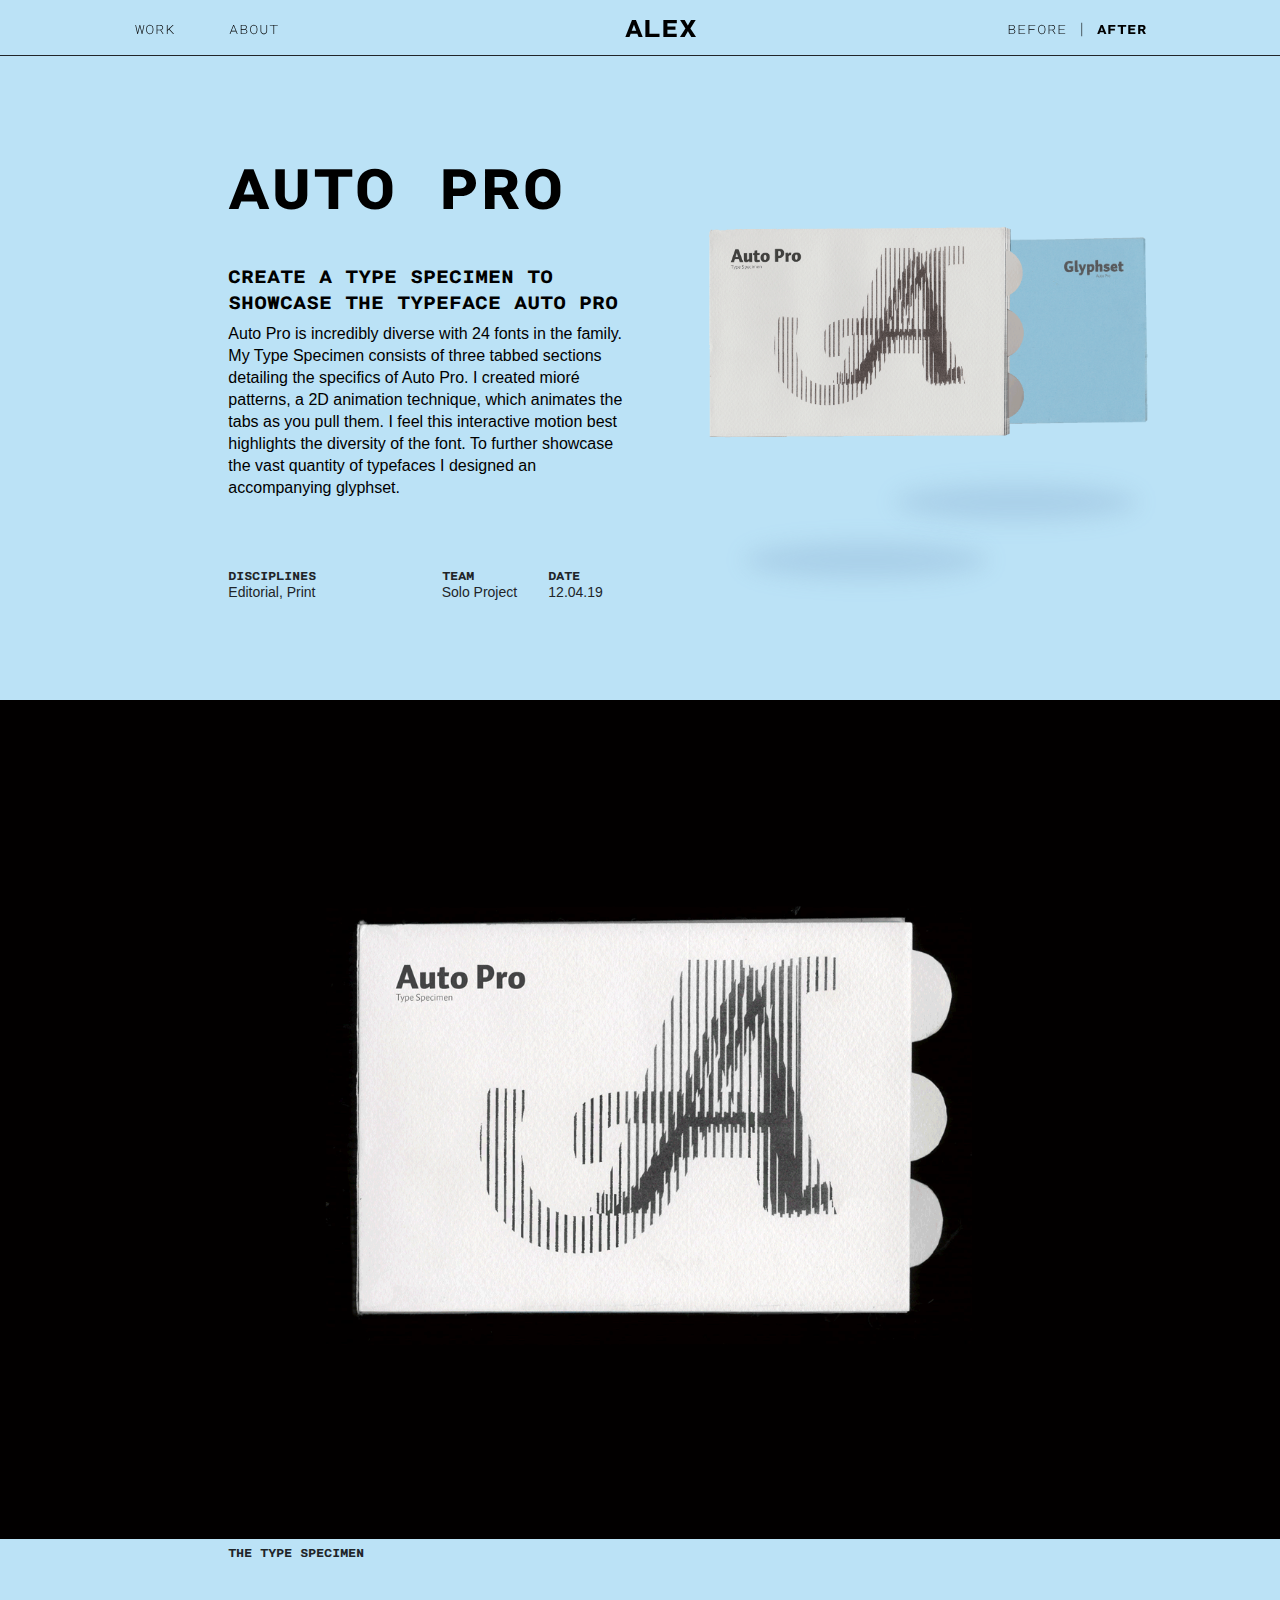
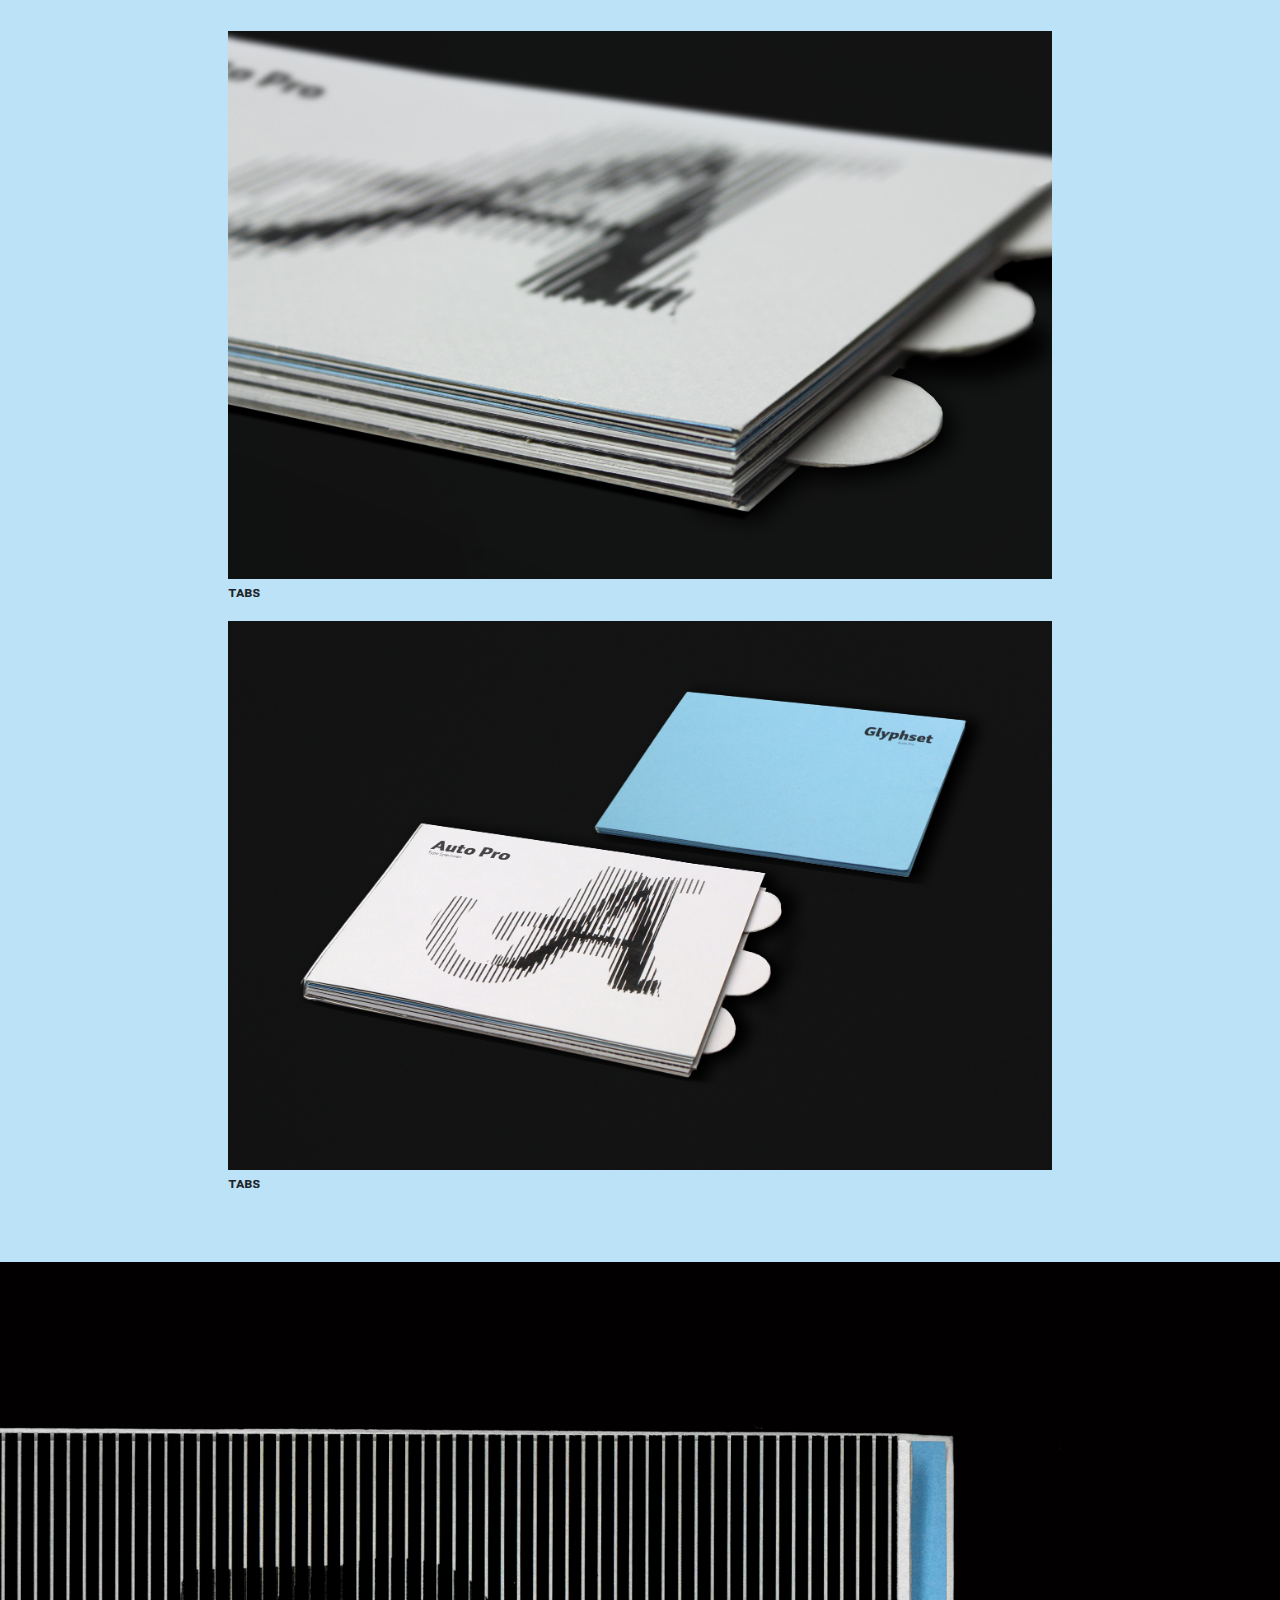
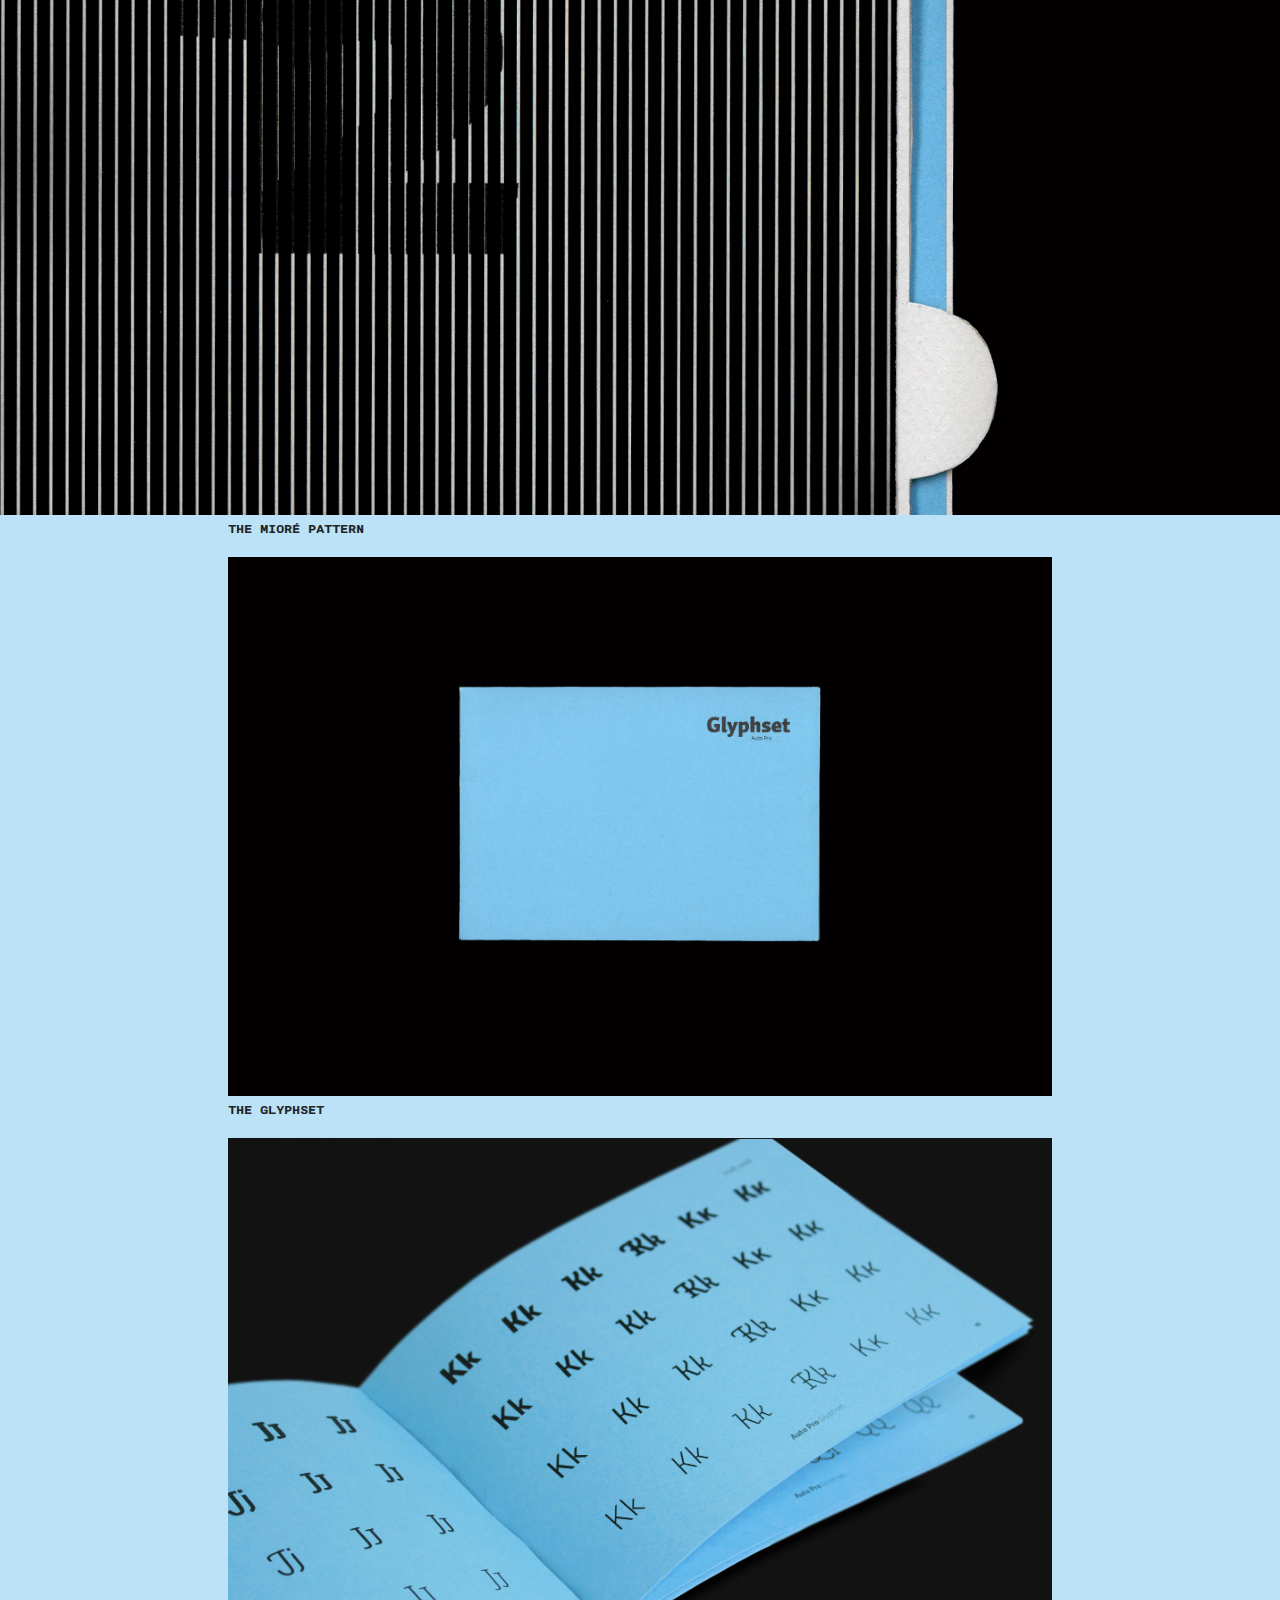
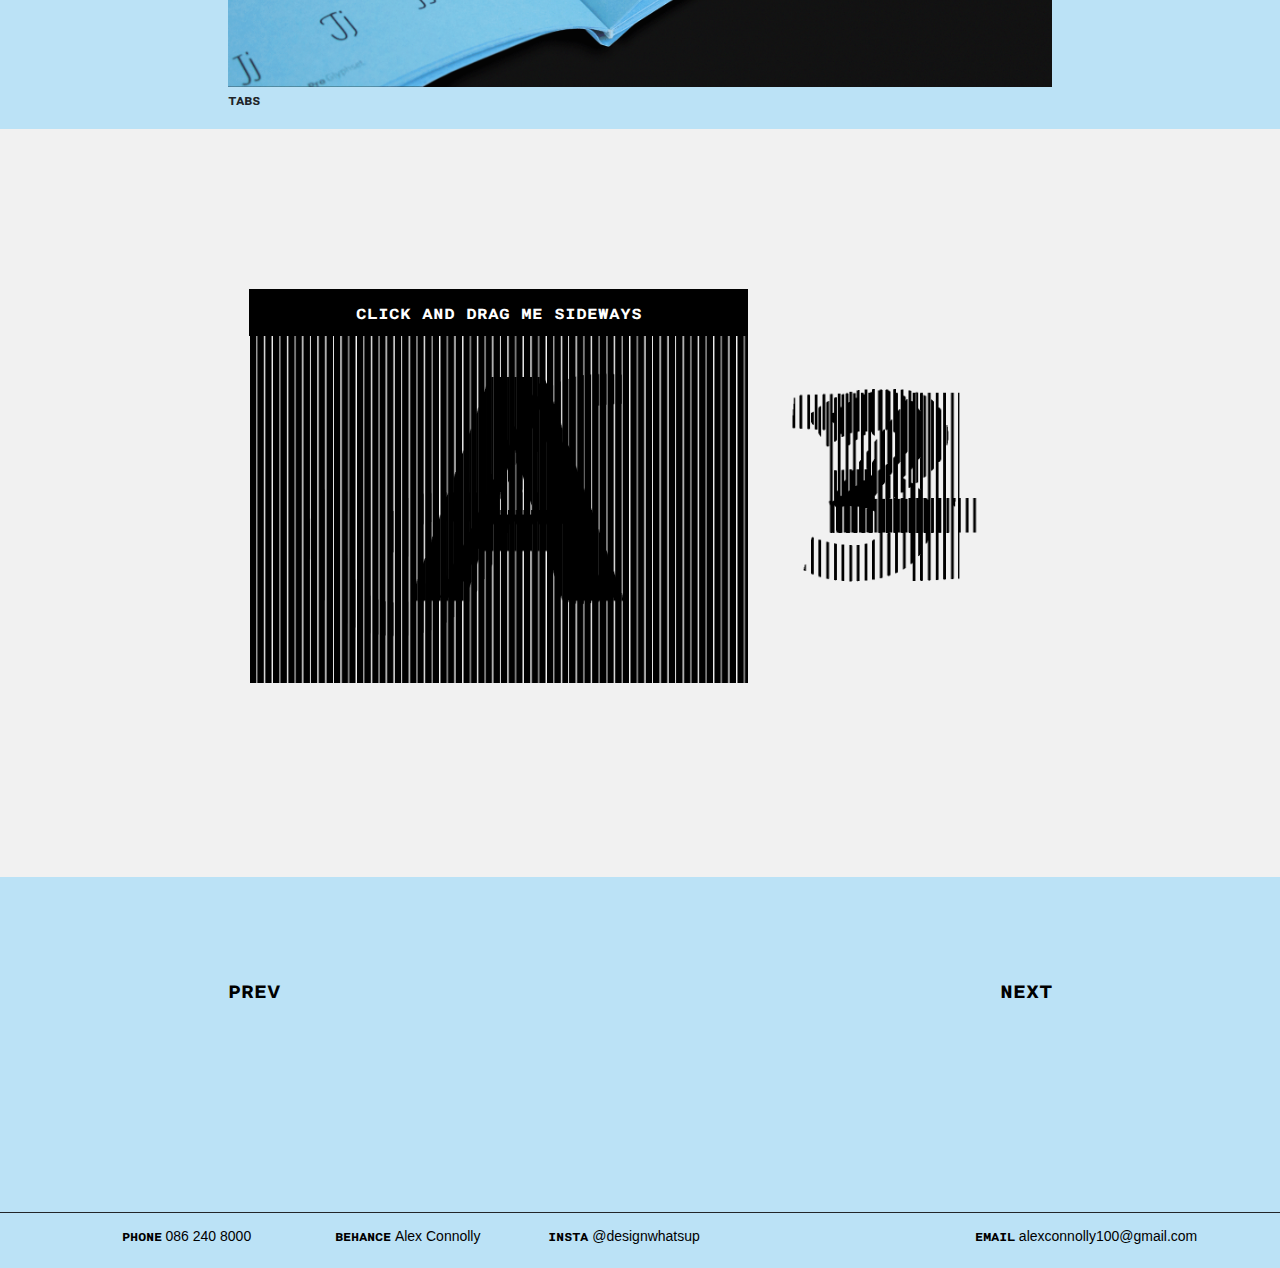
<file: autopro.html>
<!doctype html>
<html>
<head>  <meta charset="utf-8"> 
    <meta name="viewport" content="width=device-width, initial-scale=1, shrink-to-fit=no">
      
        
      <link rel="stylesheet" href="https://maxcdn.bootstrapcdn.com/bootstrap/4.0.0/css/bootstrap.min.css" integrity="sha384-Gn5384xqQ1aoWXA+058RXPxPg6fy4IWvTNh0E263XmFcJlSAwiGgFAW/dAiS6JXm" crossorigin="anonymous">
    
      <link rel= "stylesheet" type="text/css" href="css/stylesheet.css">
    
  <!--FAVICONS-->  
       <link rel="icon" type="image/png" href="" sizes="32x32" />
      <link rel="icon" type="image/png" href="favicons/favicon%20(1).ico" sizes="16x16" />

    
    <link href="https://fonts.googleapis.com/css?family=Roboto+Mono:400,400i,700,700i&display=swap" rel="stylesheet">
    
    <script src="https://ajax.googleapis.com/ajax/libs/jquery/3.4.1/jquery.min.js"></script>
  <script src="https://cdnjs.cloudflare.com/ajax/libs/popper.js/1.14.7/umd/popper.min.js"></script>
  <script src="https://maxcdn.bootstrapcdn.com/bootstrap/4.3.1/js/bootstrap.min.js"></script>
    
       
      <title>Auto Pro</title>
    </head>
    <body class="blue">
        <div class="container-fluid overflow">
            
            <div class="row navbox hide-when-small blue"></div>
            
            
            <div class="row navbar hide-when-small">
                
                <div class="col-xl-1 col-lg-1 col-md-2 offset-xl-1 offset-lg-1 offset-md-1">
                      <div class="dropdown">    
            
          <a class="nav-type nav-work dropbtn" href="work.html">WORK
          </a>  
         
        <div class="dropdown-content">
        <img src="images/nav-images/dropdown1.svg">   
        <a href="#" class="drop-words1 blue">auto pro</a>
        <a href="polaroid.html" class="drop-words2 blue">polaroid</a>
        <a href="baffled.html" class="drop-words3 blue">baffled?</a>
        <a href="escape.html" class="drop-words4 blue">escape</a>
        </div>
            </div> 
                    
            </div>
                <div class="col-xl-1 col-lg-1 col-md-1">
                    <a class="nav-type nav-about" href="about.html">ABOUT
                    </a>
                </div>
                <div class="col-xl-5 col-lg-4 col-md-4 div-nav-alex">
                    <a class="nav-alex" href="index.html">ALEX
                    </a>
                </div>
                <div class="col-xl-3 col-lg-3 col-md-3 nav-before">
                    <a class="nav-type" href="autopro-paper.html">BEFORE | <span class="bold">AFTER</span>
                    </a>
                </div>
            </div>
            
            
            <div id="myNav" class="overlay hide-when-big blue">
                  <div class="overlay-content">
                      <a href="index.html" class="menubutton2"><div class="menubutton">HOME</div></a>
                    <a href="work.html" class="menubutton2"><div class="menubutton">WORK</div></a>
                    <a href="about.html" class="menubutton2"><div class="menubutton">ABOUT</div></a>
                    <a href="autopro-paper.html" class="menubutton2"><div class="menubutton">BEFORE</div></a>
                      
                      <a href="javascript:void(0)" class="closebtn" onclick="closeNav()"><img src="images/nav-images/close.svg"></a>
                  </div>
                
                    
                </div>
            
            <div  class="row blue burger">
            <div class="menu">
                <div class="hide-when-big" onclick="openNav()">
                    <h4>ALEX</h4>
                </div>
            </div>
                </div>
            
            
<div class="dropdown">
 <button class="dropbtn">work</button>
  <div class="dropdown-content">
      <img src="images/nav-images/dropdown1.svg">       <a href="#" class="drop-words1">polaroid</a>
        <a href="#" class="drop-words2">auto pro</a>
        <a href="#" class="drop-words3">baffled?</a>
        <a href="#" class="drop-words4">escape</a>
  </div>
</div>
            
      
            
            
            
            
            
            <div class="pad100"></div>
            
             <div class="hide-when-big">
                 <h1 class="fontblack h1sm">AUTO PRO</h1>
                 <div class="autopro-icons-sm">
                 <div class="glyphsetdiv"><div class="floating2 glyphseticon"><img src="images/Glyphset_icon.png" class="img-fluid"></div>
                <div class="blur3"><img class="img-fluid" src="images/blur2.png"></div></div>
                
                <div class="floating autoproicon"><img src="images/Auto_Pro_02.png" class="img-fluid"></div>
                <div class="blur2"><img class="img-fluid" src="images/blur2.png"></div>
                </div>
       <!-- <div class="blurpolaroid"><img class="img-fluid" src="images/blur1.png"></div>-->
            </div>
            
            
        <div class="row">
            <div class="col-xl-4 col-lg-5 col-md-5 offset-xl-2 offset-lg-2 offset-md-1 col-sm-12 col-12 polaroidpara">
                <h1 class="fontblack pad30 hide-when-small">AUTO PRO</h1>
                <h2 class="fontblack">Create a Type Specimen to showcase the Typeface Auto Pro</h2>
                <div class="line-p1"><p1 class="fontblack">Auto Pro is incredibly diverse with 24 fonts in the family. My Type Specimen consists of three tabbed sections detailing the specifics of Auto Pro. I created mioré patterns, a 2D animation technique, which animates the tabs as you pull them. I feel this interactive motion best highlights the diversity of the font. To further showcase the vast quantity of typefaces I designed an accompanying glyphset. </p1></div>
            </div>
            
            <div class="col-xl-4 col-lg-5 col-md-5 polaroidicondiv hide-when-small">
                 <div class="glyphsetdiv"><div class="floating2 glyphseticon"><img src="images/Glyphset_icon.png" class="img-fluid"></div>
                <div class="blur3"><img class="img-fluid" src="images/blur2.png"></div></div>
                
                <div class="floating autoproicon"><img src="images/Auto_Pro_02.png" class="img-fluid"></div>
                <div class="blur2"><img class="img-fluid" src="images/blur2.png"></div>
       <!-- <div class="blurpolaroid"><img class="img-fluid" src="images/blur1.png"></div>-->
            </div>
            </div>
            
            
            
            
            
        <div class="row minirow">
             <div class="col-xl-2 col-lg-2 col-md-2 offset-xl-2 offset-lg-2 offset-md-1 col-sm-6 col-5 line-p2">
                 <h3>DISCIPLINES</h3>
                 <p2 class="disciplines">Editorial, Print</p2>
            </div>
            <div class="col-xl-1 col-lg-1 col-md-1 col-sm-3 col-4 line-p2">
                <h3>TEAM</h3>
                <p2>Solo Project</p2>
            </div>
            <div class="col-xl-1 col-lg-1 col-md-1 col-sm-3 col-2 line-p2">
                <h3>DATE</h3>
                <p2>12.04.19</p2>
            </div>
         </div>
            
            <div class="pad100"></div>
            
    

            
          <!-- <video class="alexvideo" width="1280px" height="720" controls>
            <source src="videos/Alex_Connolly_Polaroid_2.mp4" type="video/mp4">
        </video> 
            
            
            -->
                
            
            
  <div class="row mobile-size no-margin">
        <div class="col-12 row-no-gutters">
            <img src="images/autopro/AutoPro_book_02.gif" class=" img-fluid">
    </div>
</div>     
       
            
      <div class="row mobile-size">
        <div class="col-xl-8 offset-xl-2 col-lg-8 offset-lg-2 col-md-10 offset-md-1 col-sm-12 offset-sm-0 col-12 offset-0">
            <h3 class="caption"> The Type Specimen
            </h3>
    </div>
 </div>   
            <div class="pad50"></div>
            
            
  
            
            
            
            
            
            
            
            
<div class="row mobile-size">
        <div class="col-xl-8 offset-xl-2 col-lg-8 offset-lg-2 col-md-10 offset-md-1 col-sm-12 offset-sm-0 col-12 offset-0">
            <img src="images/autopro/AutoPro_book_04.png" class=" img-fluid">
    </div>
</div>     
       
            
      <div class="row mobile-size">
        <div class="col-xl-8 offset-xl-2 col-lg-8 offset-lg-2 col-md-10 offset-md-1 col-sm-12 offset-sm-0 col-12 offset-0">
            <h3 class="caption"> Tabs
            </h3>
    </div>
 </div>  
            
            
    
                     
                 
             
            
        
 <div class="row mobile-size">
        <div class="col-xl-8 offset-xl-2 col-lg-8 offset-lg-2 col-md-10 offset-md-1 col-sm-12 offset-sm-0 col-12 offset-0">
            <img src="images/autopro/AutoPro_book_03.png" class=" img-fluid">
    </div>
</div>     
       
            
      <div class="row mobile-size">
        <div class="col-xl-8 offset-xl-2 col-lg-8 offset-lg-2 col-md-10 offset-md-1 col-sm-12 offset-sm-0 col-12 offset-0">
            <h3 class="caption"> Tabs
            </h3>
    </div>
 </div>  
            
            <div class="pad50"></div>
            
            
            
                   <div class="row mobile-size no-margin">
        <div class="col-12">
            <img src="images/autopro/miore.gif" class=" img-fluid">
    </div>
</div>     
       
            
      <div class="row mobile-size">
        <div class="col-xl-8 offset-xl-2 col-lg-8 offset-lg-2 col-md-10 offset-md-1 col-sm-12 offset-sm-0 col-12 offset-0">
            <h3 class="caption"> The mioré pattern
            </h3>
    </div>
 </div>     
            
            
            
            
            
            
             <div class="row mobile-size">
        <div class="col-xl-8 offset-xl-2 col-lg-8 offset-lg-2 col-md-10 offset-md-1 col-sm-12 offset-sm-0 col-12 offset-0">
            <img src="images/autopro/Glyphset_book.gif" class=" img-fluid">
    </div>
</div>     
       
            
      <div class="row mobile-size">
        <div class="col-xl-8 offset-xl-2 col-lg-8 offset-lg-2 col-md-10 offset-md-1 col-sm-12 offset-sm-0 col-12 offset-0">
            <h3 class="caption"> The Glyphset
            </h3>
    </div>
 </div>     
      
            
            
            
            
            
            
            
         
      <div class="row mobile-size">
        <div class="col-xl-8 offset-xl-2 col-lg-8 offset-lg-2 col-md-10 offset-md-1 col-sm-12 offset-sm-0 col-12 offset-0">
            <img src="images/autopro/AutoPro_book_07.png" class=" img-fluid">
    </div>
</div>     
       
            
      <div class="row mobile-size">
        <div class="col-xl-8 offset-xl-2 col-lg-8 offset-lg-2 col-md-10 offset-md-1 col-sm-12 offset-sm-0 col-12 offset-0">
            <h3 class="caption"> Tabs
            </h3>
    </div>
 </div>  
               
   
            
            
            
            
            

            
            
            
  
            
            
<!-- Draggable DIV -->
<div id="mydiv" class="hide-when-xs">
  <!-- Include a header DIV with the same name as the draggable DIV, followed by "header" -->
  <div id="mydivheader"><div class="miore-head">click and drag me sideways</div><img src="images/autopro/autopro-drag-1.png" class="lines"></div>
  
</div>   
            
            <div class="row no-gutters miore-div hide-when-xs no-margin">
                <div class="col-xl-4 offset-xl-2 col-lg-4 offset-lg-2 col-md-5 offset-md-1 col-sm-6 offset-sm-0 col-12 offset-0">
                    <img class="autopro-a"src="images/autopro/autopro-drag-2.png">
                </div>
                 <div class="col-xl-4 col-lg-4 col-md-5 col-sm-6 col-12">
                    <img class="autopro-a"src="images/autopro/autopro-drag-3.png">
                </div>
            </div>
            
            
            
            
            
            
            
            
            
            
            
            
            
            
            
            
            
            
    
   
            
           
            
            <div class="pad100"></div>
            
 <!--////////////FOOTER/////////////-->
            
    <div class="row">
        <div class="col-xl-4 col-lg-4 col-md-5 offset-xl-2 offset-lg-2 offset-md-1 col-sm-6 col-6 previous">
            <a href="baffled.html"><h2 class="prev-polaroid">PREV</h2><img src="images/black-notes/baffled-note-2.svg" class="autopro-note"></a>
        </div> 
        
        <div class="col-xl-4 col-lg-4 col-md-5 col-sm-6 col-6 next">
            <a href="polaroid.html"><h2 class="next-polaroid">NEXT</h2><img src="images/black-notes/polaroid-note-2.svg" class="baffled-note"></a>
        </div> 
    </div>  
   
   
         <div class="pad100"></div> <div class="pad100"></div>  
            
            
            
            <!--/////////////////FOOTER//////////////////-->   
            
            <div class="row blue footer">
                <div class="col-xl-2 col-lg-2 offset-xl-1 offset-lg-1 col-md-2 offset-md-1 col-sm-12 col-12"><a href="#" target="_blank"><p2><span class="foot1">phone</span> <span class="foot2"> 086 240 8000</span></p2></a>
                </div> 
                
                <div class="col-xl-2 col-lg-2 col-md-2 col-sm-12 col-12"><a href="#" target="_blank"><p2>
                    <span class="foot1">behance</span> <span class="foot2"> Alex Connolly </span></p2></a>
                </div> 
                
                <div class="col-xl-2 col-lg-2 col-md-2 col-sm-12 col-12"><a href="#" target="_blank"><p2><span class="foot1">INSTA</span> <span class="foot2"> @designwhatsup </span></p2></a>
                </div> 
                
                <div class="col-xl-3 col-lg-3 col-md-2 col-sm-12 col-12 offset-xl-2 offset-lg-2 offset-md-2"><a href="#" target="_blank"><p2><span class="foot1">EMAIL</span> <span class="foot2"> alexconnolly100@gmail.com </span></p2></a>
                </div>
                
            </div>
 <!--/////////////////FOOTER//////////////////-->              
            
            
            
            
      </div>

        
        
        
        
        <script>
                        function closeNav() {
  document.getElementById("myNav").style.height = "0%";
}  
            function openNav() {
  document.getElementById("myNav").style.height = "330px";
}

</script>
        <script>
//Make the DIV element draggagle:
dragElement(document.getElementById("mydiv"));

function dragElement(elmnt) {
  var pos1 = 0, pos2 = 0, pos3 = 0, pos4 = 0;
  if (document.getElementById(elmnt.id + "header")) {
    /* if present, the header is where you move the DIV from:*/
    document.getElementById(elmnt.id + "header").onmousedown = dragMouseDown;
  } else {
    /* otherwise, move the DIV from anywhere inside the DIV:*/
    elmnt.onmousedown = dragMouseDown;
  }

  function dragMouseDown(e) {
    e = e || window.event;
    e.preventDefault();
    // get the mouse cursor position at startup:
    pos3 = e.clientX;
    pos4 = e.clientY;
    document.onmouseup = closeDragElement;
    // call a function whenever the cursor moves:
    document.onmousemove = elementDrag;
  }

  function elementDrag(e) {
    e = e || window.event;
    e.preventDefault();
    // calculate the new cursor position:
    pos1 = pos3 - e.clientX;
    pos2 = pos4 - e.clientY;
    pos3 = e.clientX;
    pos4 = e.clientY;
    // set the element's new position:
    elmnt.style.top = (elmnt.offsetTop - pos2) + "px";
    elmnt.style.left = (elmnt.offsetLeft - pos1) + "px";
  }

  function closeDragElement() {
    /* stop moving when mouse button is released:*/
    document.onmouseup = null;
    document.onmousemove = null;
  }
}
</script>
    </body>
     <script src="java.js"></script>
</html>
</file>
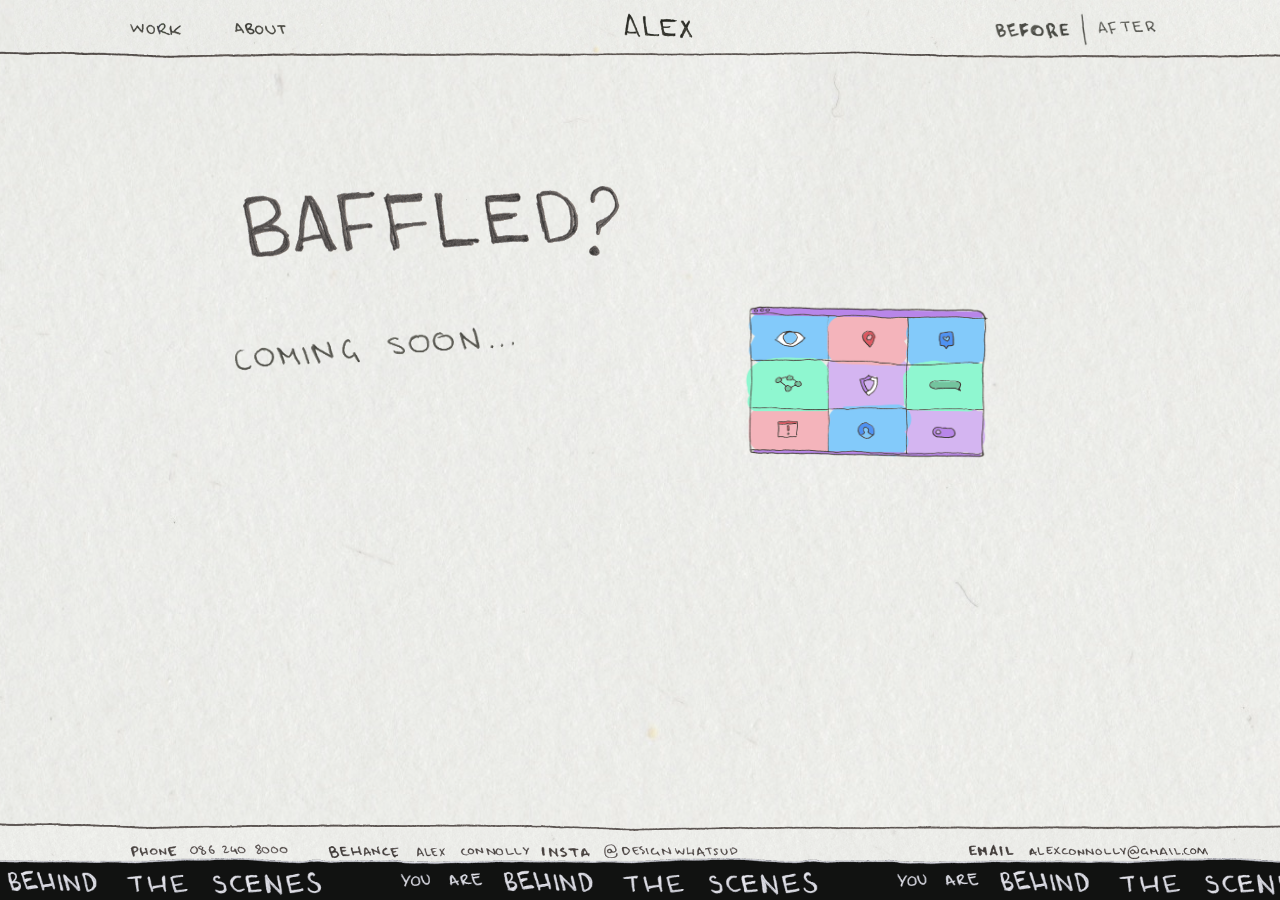
<file: baffled-paper.html>
<!doctype html>
<html>
<head>  <meta charset="utf-8"> 
    <meta name="viewport" content="width=device-width, initial-scale=1, shrink-to-fit=no">
      
        
      <link rel="stylesheet" href="https://maxcdn.bootstrapcdn.com/bootstrap/4.0.0/css/bootstrap.min.css" integrity="sha384-Gn5384xqQ1aoWXA+058RXPxPg6fy4IWvTNh0E263XmFcJlSAwiGgFAW/dAiS6JXm" crossorigin="anonymous">
    
      <link rel= "stylesheet" type="text/css" href="css/stylesheet.css">
    
  <!--FAVICONS-->  
       <link rel="icon" type="image/png" href="" sizes="32x32" />
      <link rel="icon" type="image/png" href="favicons/favicon.ico" sizes="16x16" />
    
    <link href="https://fonts.googleapis.com/css?family=Roboto+Mono:400,400i,700,700i&display=swap" rel="stylesheet">
    
    <script src="https://ajax.googleapis.com/ajax/libs/jquery/3.4.1/jquery.min.js"></script>
  <script src="https://cdnjs.cloudflare.com/ajax/libs/popper.js/1.14.7/umd/popper.min.js"></script>
  <script src="https://maxcdn.bootstrapcdn.com/bootstrap/4.3.1/js/bootstrap.min.js"></script>
    
       
      <title>Baffled</title>
    </head>
    
    
    
    
    
    <body class="paper">
        <div class="container-fluid overflow">
            
            <div class="row navbox-paper hide-when-small"><img src="images/nav-images/paper-navbar-line.png" class="paper-nav"></div>
             
            <div class="row navbar hide-when-small">
                
                <div class="col-xl-1 col-lg-1 col-md-2 offset-xl-1 offset-lg-1 offset-md-1">
                    <div class="dropdown">    
            
          <a class="fixed paper-work" href="work-paper.html"><img src="images/nav-images/work.png" class="img-fluid">
                    </a>
         
        <div class="dropdown-content2">
        <img src="images/nav-images/paper-dropdown.png" class="paper-dropdown">   
        <a href="autopro-paper.html" class="drop-words12"><img src="images/nav-images/paper-drop-auto.png" class="drop-btn"></a>
        <a href="baffled-paper.html" class="drop-words22"><img src="images/nav-images/paper-drop-baffled.png" class="drop-btn"></a>
        <a href="polaroid-paper.html" class="drop-words32"><img src="images/nav-images/paper-drop-polaroid.png" class="drop-btn"></a>
        <a href="#" class="drop-words42"><img src="images/nav-images/paper-drop-escape.png" class="drop-btn"></a>
        </div>
            </div> 
                    
                </div>
                <div class="col-xl-1 col-lg-1 col-md-1">
                    <a class="fixed paper-about" href="#"><img src="images/nav-images/about.png" class="img-fluid">
                    </a>
                </div>
                <div class="col-xl-5 col-lg-4 col-md-4 div-nav-alex">
                    <a class="fixed paper-alex" href="index-paper.html"><img src="images/nav-images/Alex.png" class="img-fluid">
                    </a>
                </div>
                <div class="col-xl-3 col-lg-3 col-md-3">
                    <a class="fixed paper-back paper-link-hover" href="baffled.html"><img src="images/nav-images/before&after.png" class="img-fluid nudge">
                    </a>
                </div>
            </div>
            
            
            
            
            <div class="newsbar" onclick="dissapear()" id="dissapearClick">
                
                <img src=images/backup-polaroid/behind_the_scenes_bar.gif class="newsbar-img">
              
                
            </div>
            
            
             <div class="note-drawn-1"> <img src="images/backup-notes/dissapear-note.gif" class="smaller"></div>
            
            
            
            
    
                      
            
            
            
            <!--/////////////BURGER//////////////-->
            <div id="myNav" class="overlay-paper show-when-xs">
                <img src="images/nav-images/paper-burger.png" class="burger-paper-back">
                  <div class="overlay-content-paper">
                      <a href="index-paper.html" class="menubutton2"><div class="menubutton5"><img src="images/nav-images/home-paper.png" class="paper-menu-btn"></div></a>
                      
                    <a href="work-paper.html" class="menubutton2"><div class="menubutton4"><img src="images/nav-images/work.png" class="paper-menu-btn"></div></a>
                      
                    <a href="#" class="menubutton2"><div class="menubutton4"><img src="images/nav-images/about.png" class="paper-menu-btn"></div></a>
                      
                    <a href="baffled.html" class="menubutton2"><div class="menubutton4"><img src="images/nav-images/after.png" class="paper-menu-btn"></div></a>
                      
                      <a href="javascript:void(0)" class="closebtn" onclick="closeNav()"><img src="images/nav-images/close-paper.png" class="paper-close"></a>
                  </div>
                
                </div>
            
            <div  class="row overflow hide-when-big">
                <img src="images/nav-images/paper-navbar-line.png" class="mobile-paper-nav">
                
            <div class="menu">
                <div class="hide-when-big" onclick="openNav()">
                    <img src="images/nav-images/Alex.png" class="img-fluid alex-burger">
                </div>
            </div>
                </div>
          <!--/////////////BURGER//////////////-->
           
            <div class="pad100"></div>
            <div class="pad50 hide-when-small"></div>
            
            <div class="row">
            <div class="col-xl-4 col-lg-5 col-md-5 offset-xl-2 offset-lg-2 offset-md-1 col-sm-12 col-12 polaroidpara">
                <img src="images/backup-notes/paper-baffled.png" class="img-fluid">
                
                <div class="hide-when-big">
                 
                 <div class="floating polaroidicon2"><img src="images/backup-baffled/paper-baffled.png" class="img-fluid"></div>
                <div class="blur1"><!--<img class="img-fluid" src="images/blur3.png">--></div>
     
                    
            </div>
                
                <div class="pad50"></div>
                <img src="images/backup-autopro/coming-soon.png" class="img-fluid paper-para-1">
            </div>
            
           <div class="col-xl-4 col-lg-5 col-md-5 baffledicondiv hide-when-small">
                 <div class="floating baffledicon "><img src="images/backup-baffled/paper-baffled.png" class="img-fluid opacity"></div>
                <div class="blur1"><!--<img class="img-fluid" src="images/blur3.png">--></div>
       <!-- <div class="blurpolaroid"><img class="img-fluid" src="images/blur1.png"></div>-->
            </div>
            </div>
            
            
          
            
            
            
            
   
            
            <div class="pad100"></div>
            
             
            
            
         <div class="pad100"></div> 
        <div class="pad100"></div>   
            
         <!--/////////////////FOOTER//////////////////-->   
            <div><img class="footer-paper-bar" src="images/footer-images/paper-navbar-line-bottom.png"></div>
            
                
                
            <div class="row footer-paper-div">
                <div class="col-xl-2 col-lg-2 offset-xl-1 offset-lg-1 col-md-2 offset-md-1 col-sm-12 col-12 row width-about"><a href="#" target="_blank">
                    <div><img class="footer-paper-link" src="images/footer-images/phone.png"></div>
                    </a>
                </div> 
                
                <div class="col-xl-2 col-lg-2 col-md-2 col-sm-12 col-12 width-about">
                    <a href="#" target="_blank"><div><img class="footer-paper-link" src="images/footer-images/behance.png"></div>
                    </a>
                </div> 
                
                <div class="col-xl-2 col-lg-2 col-md-2 col-sm-12 col-12 width-about"> <a href="#" target="_blank"><div><img class="footer-paper-link" src="images/footer-images/insta.png"></div>
                    </a>
                </div> 
                
                <div class="col-xl-3 col-lg-3 col-md-2 col-sm-12 col-12 offset-xl-2 offset-lg-2 offset-md-2 width-about"> <a href="#" target="_blank"><div><img class="footer-paper-link" src="images/footer-images/email.png"></div>
                    </a>
                </div>
                
            </div>
 <!--/////////////////FOOTER//////////////////-->     
            
      </div>
        
        <script>
                        function closeNav() {
  document.getElementById("myNav").style.height = "0%";
}  
            function openNav() {
  document.getElementById("myNav").style.height = "330px";
}

</script>
    </body>
     <script src="java.js"></script>
</html>
</file>
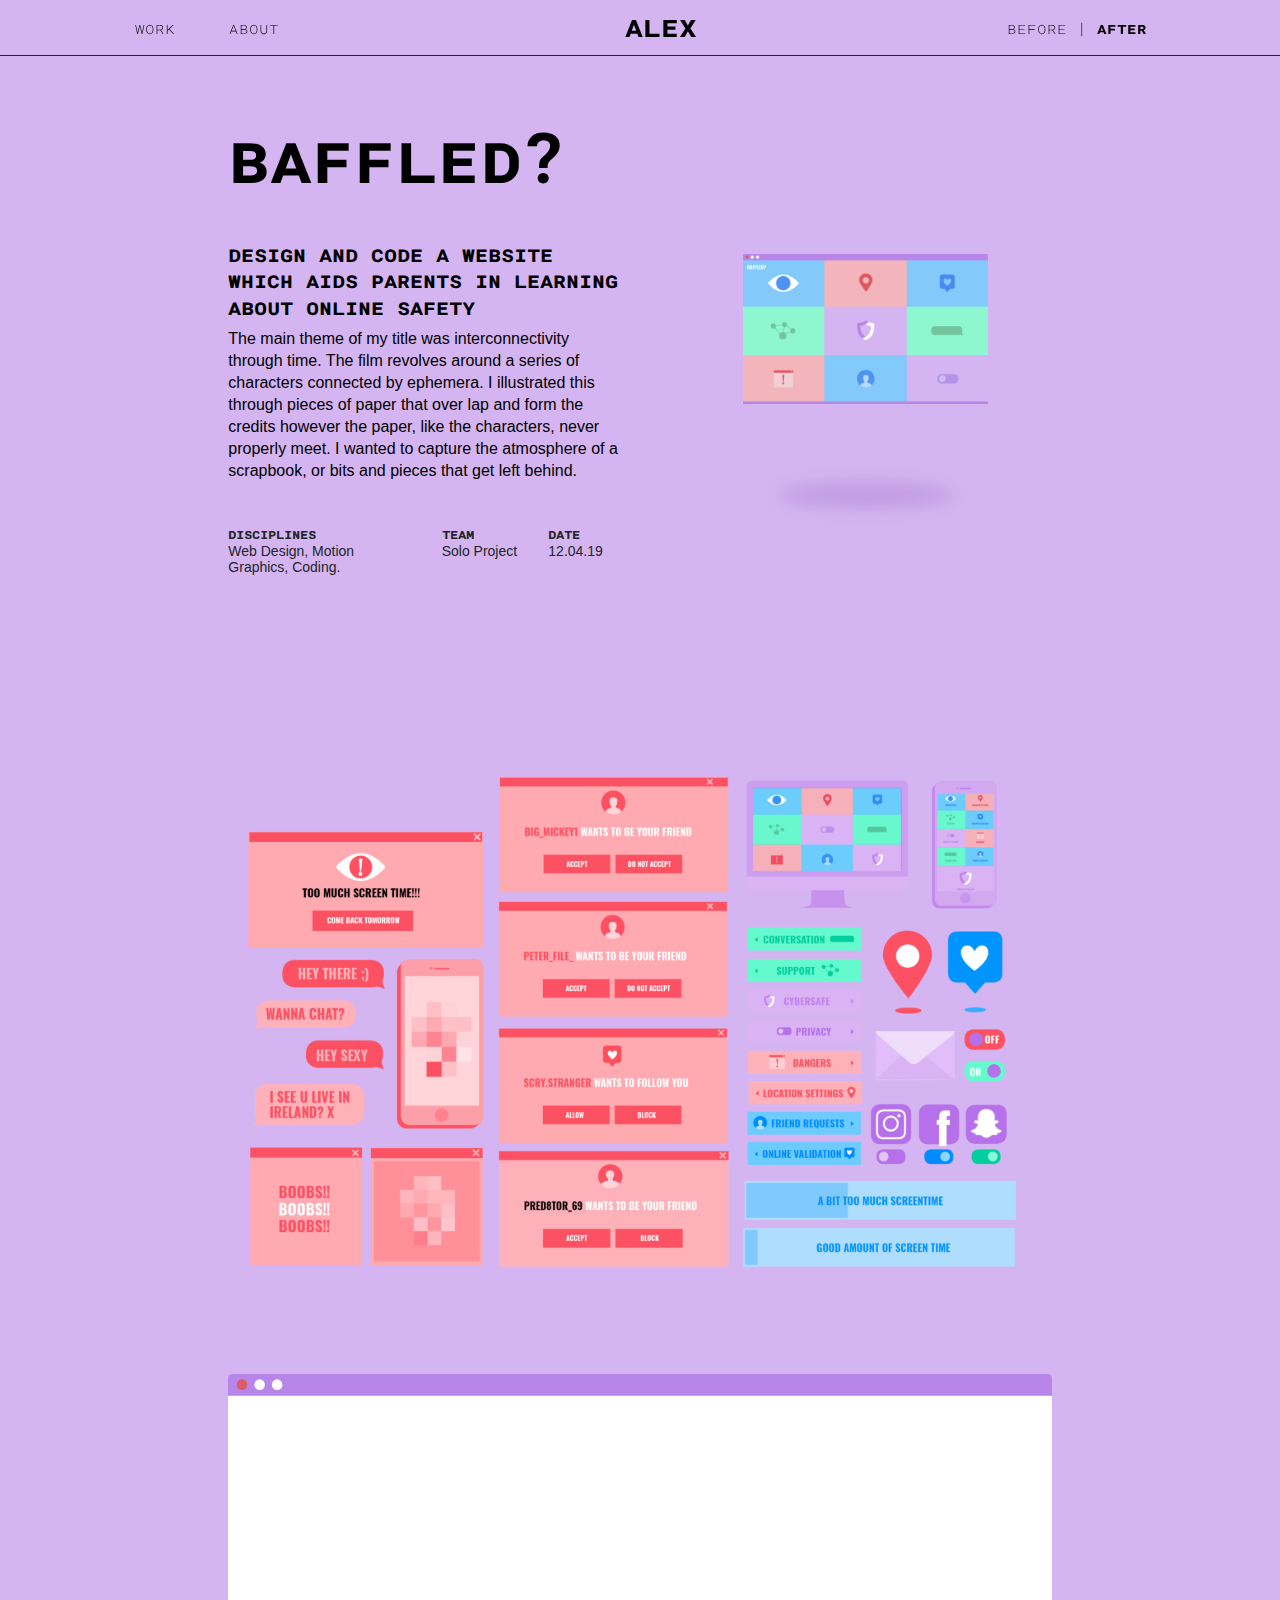
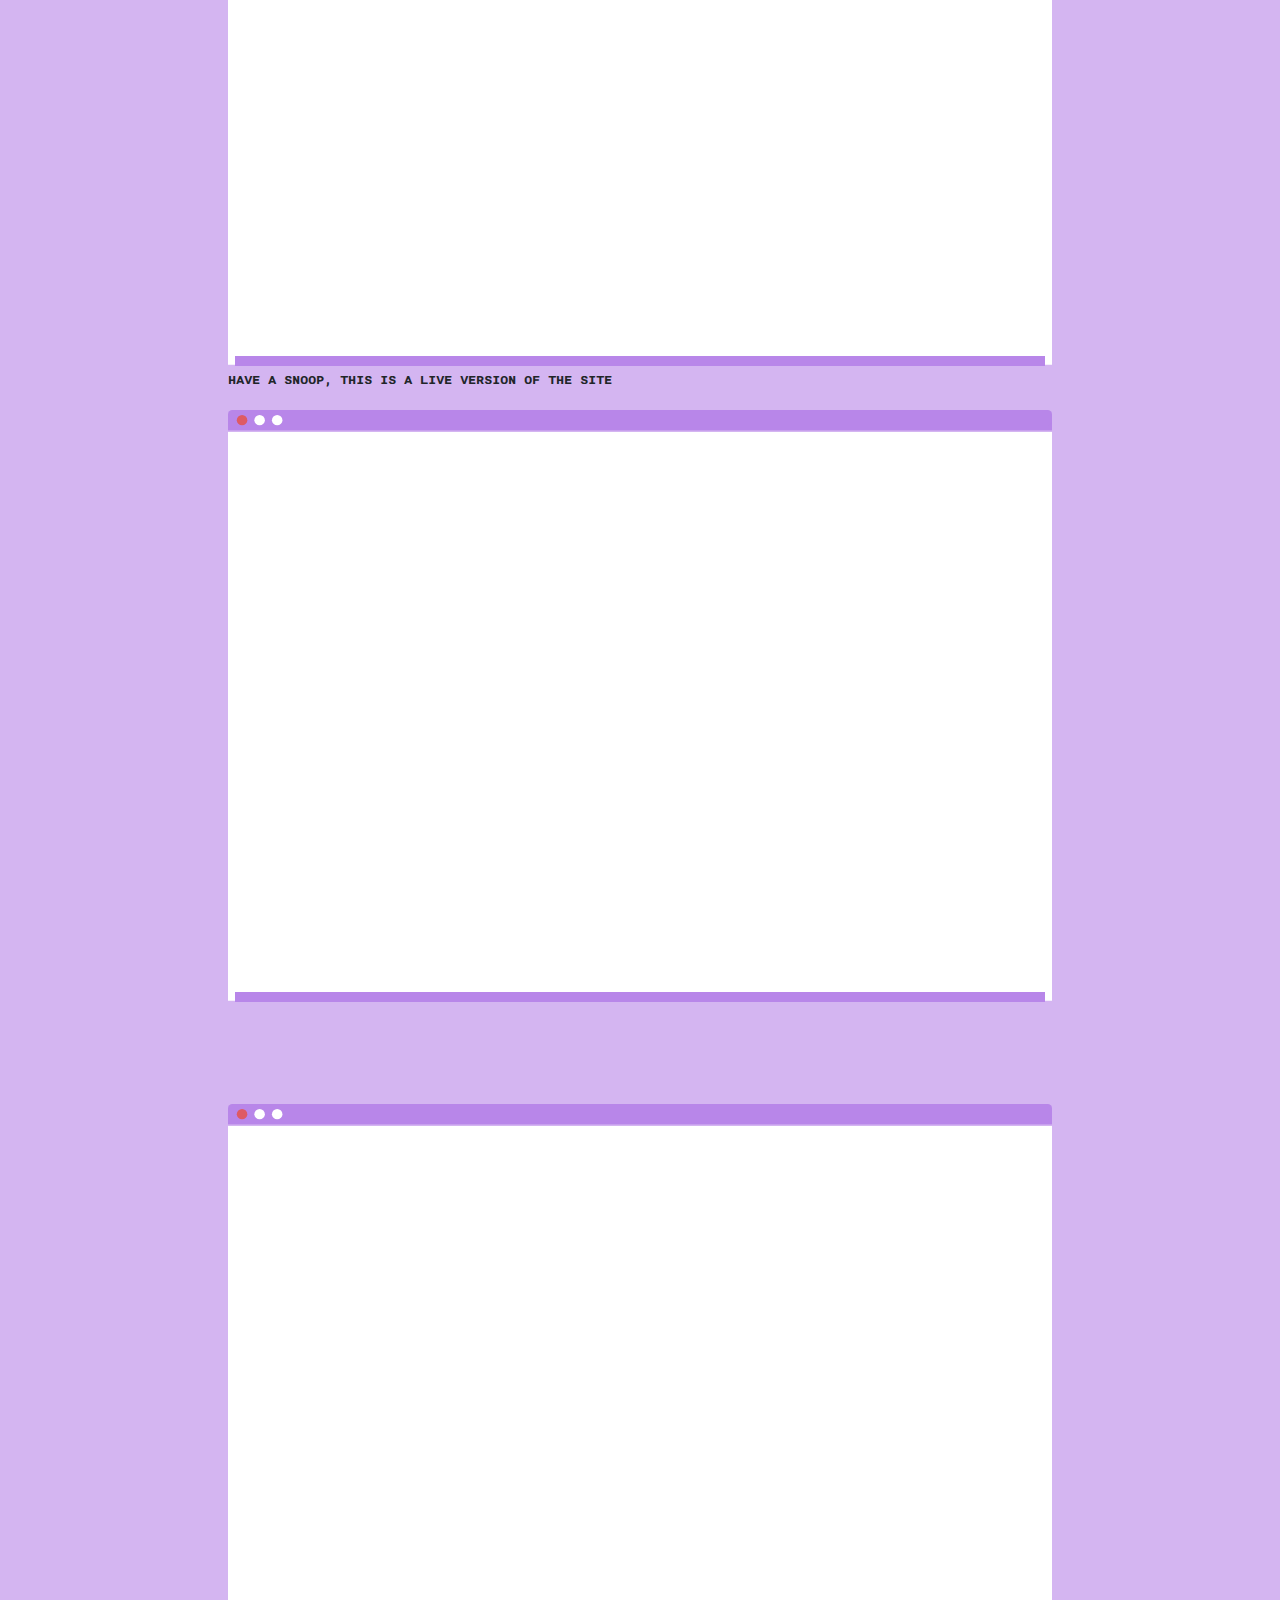
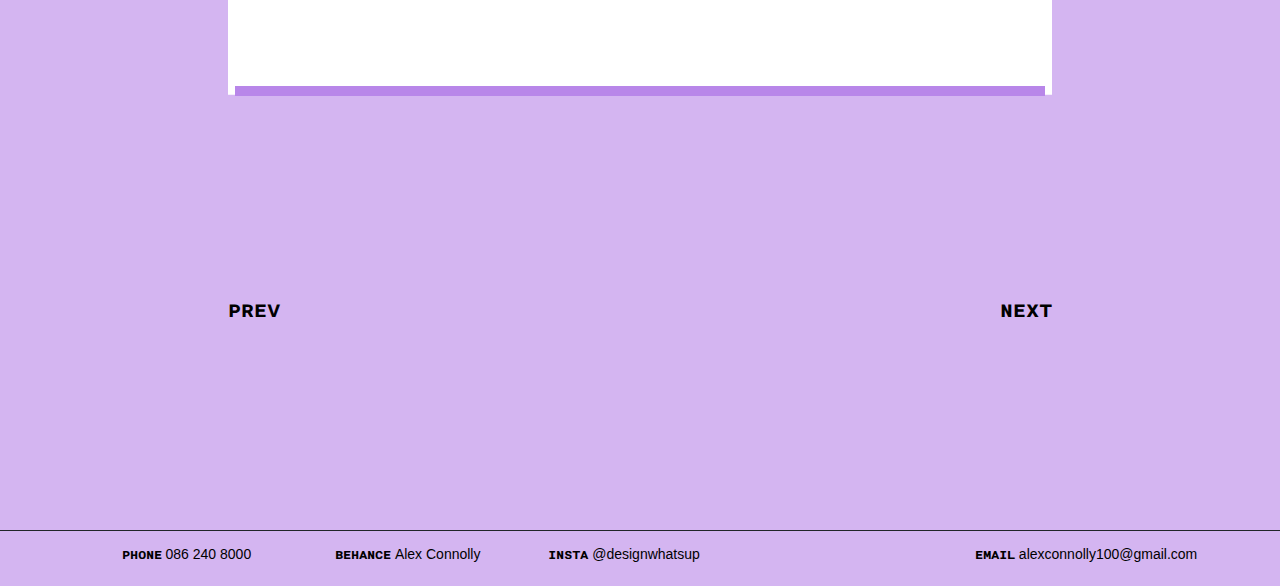
<file: baffled.html>
<!doctype html>
<html>
<head>  <meta charset="utf-8"> 
    <meta name="viewport" content="width=device-width, initial-scale=1, shrink-to-fit=no">
      
        
      <link rel="stylesheet" href="https://maxcdn.bootstrapcdn.com/bootstrap/4.0.0/css/bootstrap.min.css" integrity="sha384-Gn5384xqQ1aoWXA+058RXPxPg6fy4IWvTNh0E263XmFcJlSAwiGgFAW/dAiS6JXm" crossorigin="anonymous">
    
      <link rel= "stylesheet" type="text/css" href="css/stylesheet.css">
    
  <!--FAVICONS-->  
       <link rel="icon" type="image/png" href="" sizes="32x32" />
      <link rel="icon" type="image/png" href="favicons/favicon.ico" sizes="16x16" />

    
    <link href="https://fonts.googleapis.com/css?family=Roboto+Mono:400,400i,700,700i&display=swap" rel="stylesheet">
    
    <script src="https://ajax.googleapis.com/ajax/libs/jquery/3.4.1/jquery.min.js"></script>
  <script src="https://cdnjs.cloudflare.com/ajax/libs/popper.js/1.14.7/umd/popper.min.js"></script>
  <script src="https://maxcdn.bootstrapcdn.com/bootstrap/4.3.1/js/bootstrap.min.js"></script>
    
       
      <title>Baffled?</title>
    </head>
    <body class="purple">
        <div class="container-fluid overflow">
            
            <div class="row navbox hide-when-small purple"></div>
            <div class="row navbar hide-when-small">
                
                <div class="col-xl-1 col-lg-1 col-md-2 offset-xl-1 offset-lg-1 offset-md-1">
                    <div class="dropdown">    
            
          <a class="nav-type nav-work dropbtn" href="work.html">WORK
          </a>  
         
        <div class="dropdown-content">
        <img src="images/nav-images/dropdown1.svg">   
        <a href="autopro.html" class="drop-words1 purple">auto pro</a>
        <a href="polaroid.html" class="drop-words2 purple">polaroid</a>
        <a href="baffled.html" class="drop-words3 purple">baffled?</a>
        <a href="escape.html" class="drop-words4 purple">escape</a>
        </div>
            </div> 
                    
                </div>
                <div class="col-xl-1 col-lg-1 col-md-1">
                    <a class="nav-type nav-about" href="about.html">ABOUT
                    </a>
                </div>
                <div class="col-xl-5 col-lg-4 col-md-4 div-nav-alex">
                    <a class="nav-alex" href="index.html">ALEX
                    </a>
                </div>
                <div class="col-xl-3 col-lg-3 col-md-3 nav-before">
                    <a class="nav-type" href="baffled-paper.html">BEFORE | <span class="bold">AFTER</span>
                    </a>
                </div>
            </div>
            
            
            <div id="myNav" class="overlay hide-when-big purple">
                  <div class="overlay-content">
                      <a href="index.html" class="menubutton2"><div class="menubutton">HOME</div></a>
                    <a href="work.html" class="menubutton2"><div class="menubutton">WORK</div></a>
                    <a href="about.html" class="menubutton2"><div class="menubutton">ABOUT</div></a>
                    <a href="baffled-paper.html" class="menubutton2"><div class="menubutton">BEFORE</div></a>
                      
                      <a href="javascript:void(0)" class="closebtn" onclick="closeNav()"><img src="images/nav-images/close.svg"></a>
                  </div>
                
                    
                </div>
            
            <div  class="row purple burger">
            <div class="menu">
                <div class="hide-when-big" onclick="openNav()">
                    <h4>ALEX</h4>
                </div>
            </div>
                </div>
            
            
            
            
            
            
            <div class="pad100"></div>
            
             <div class="hide-when-big">
                 <h1 class="fontblack h1sm">BAFFLED?</h1>
                 <div class="floating polaroidicon2"><img src="images/baffled_icons.png" class="img-fluid"></div>
                <div class="blur1"><img class="img-fluid" src="images/blur3.png"></div>
       <!-- <div class="blurpolaroid"><img class="img-fluid" src="images/blur1.png"></div>-->
            </div>
            
            
        <div class="row">
            <div class="col-xl-4 col-lg-5 col-md-5 offset-xl-2 offset-lg-2 offset-md-1 col-sm-12 col-12 polaroidpara">
                <h1 class="fontblack pad35 hide-when-small">BAFFLED?</h1>
                <h2 class="fontblack">design and code a website which aids parents in learning about online safety</h2>
                <div class="line-p1"><p1 class="fontblack">The main theme of my title was interconnectivity through time. The film revolves around a series of characters connected by ephemera. I illustrated this through pieces of paper that over lap and form the credits however the paper, like the characters, never properly meet. I wanted to capture the atmosphere of a scrapbook, or bits and pieces that get left behind. </p1></div>
            </div>
            
            <div class="col-xl-4 col-lg-5 col-md-5 baffledicondiv hide-when-small">
                 <div class="floating baffledicon"><img src="images/baffled_icons.png" class="img-fluid"></div>
                <div class="blur1"><img class="img-fluid" src="images/blur3.png"></div>
       <!-- <div class="blurpolaroid"><img class="img-fluid" src="images/blur1.png"></div>-->
            </div>
            </div>
            
            
            
            
            
        <div class="row minirow2">
             <div class="col-xl-2 col-lg-2 col-md-2 offset-xl-2 offset-lg-2 offset-md-1 col-sm-6 col-5 line-p2">
                 <h3>DISCIPLINES</h3>
                 <p2 class="disciplines">Web Design, Motion Graphics, Coding.</p2>
            </div>
            <div class="col-xl-1 col-lg-1 col-md-1 col-sm-3 col-4 line-p2">
                <h3>TEAM</h3>
                <p2>Solo Project</p2>
            </div>
            <div class="col-xl-1 col-lg-1 col-md-1 col-sm-3 col-2 line-p2">
                <h3>DATE</h3>
                <p2>12.04.19</p2>
            </div>
         </div>
            
            <div class="pad100 hide-when-small"></div>
            
    

            
          <!-- <video class="alexvideo" width="1280px" height="720" controls>
            <source src="videos/Alex_Connolly_Polaroid_2.mp4" type="video/mp4">
        </video> 
            
            
            -->
                
            
            
            
            
            
    
            
 
    
            
       <!-- <div class="row mobile-size">
        <div class="col-xl-8 offset-xl-2 col-lg-8 offset-lg-2 col-md-10 offset-md-1 col-sm-12 offset-sm-0 col-12 offset-0 ">
            <img src="images/baffled/browser-top.svg" class="img-fluid top">
            <div class="baffled-gif">
            <img src="images/baffled/baffled-home.gif" class="img-fluid"></div>
            <div class="bottom">
            <img src="images/baffled/browser-bottom.svg" class="img-fluid"></div>
    </div>
</div>      
          -->  
        <!--    
            
            <div class="row mobile-size">
        <div class="col-xl-8 offset-xl-2 col-lg-8 offset-lg-2 col-md-10 offset-md-1 col-sm-12 offset-sm-0 col-12 offset-0">
            <h3 class="caption"> Close up of poster
            </h3>
    </div>
 </div>      
         -->
            
            
  <div class="pad100"></div>
            
            
            
     <div class="row mobile-size">
        <div class="col-xl-8 offset-xl-2 col-lg-8 offset-lg-2 col-md-10 offset-md-1 col-sm-12 offset-sm-0 col-12 offset-0 ">
            <img src="images/baffled/baffled_content.svg" class="img-fluid">
        </div>
    </div>       
            
            
      <div class="pad100"></div>      
<!-- /////////////////LIVE SITE/////////////////// -->
    <div class="row mobile-size hide-when-xs">
        <div class="col-xl-8 offset-xl-2 col-lg-8 offset-lg-2 col-md-10 offset-md-1 col-sm-12 offset-sm-0 col-12 offset-0 ">
            <img src="images/baffled/browser-top.svg" class="img-fluid">
        </div>
    </div>
            <div class="row show-when-xs phone-baffled">
                <div class="col">
                    <img src="images/baffled/phone.svg" class="phone-img-baffled">
                </div>
            </div>
            
<div class="row mobile-size move-phone">
        <div class="col-xl-8 offset-xl-2 col-lg-8 offset-lg-2 col-md-10 offset-md-1 col-sm-12 offset-sm-0 col-12 offset-0">
            <div id="containerworldTime">
            <iframe src="https://aalexconnolly.github.io/cybersafetesting/home2.html" width="1200" height="750" frameborder="0"></iframe></div>
        </div>
    </div>
            
<div class="row mobile-size bottom hide-when-xs">
        <div class="col-xl-8 offset-xl-2 col-lg-8 offset-lg-2 col-md-10 offset-md-1 col-sm-12 offset-sm-0 col-12 offset-0">
            <div class="bottom2"></div>
        </div>
    </div>
            
   
          <div class="row mobile-size">
        <div class="col-xl-8 offset-xl-2 col-lg-8 offset-lg-2 col-md-10 offset-md-1 col-sm-12 offset-sm-0 col-12 offset-0">
            <h3 class="caption"> HAVE A SNOOP, THIS IS A LIVE VERSION OF THE SITE
            </h3>
    </div>
 </div>                  
            
            
            
            
 <!-- /////////////////LIVE SITE/////////////////// -->
 
            
            
  <!-- /////////////////LIVE SITE/////////////////// -->
    <div class="row mobile-size hide-when-xs">
        <div class="col-xl-8 offset-xl-2 col-lg-8 offset-lg-2 col-md-10 offset-md-1 col-sm-12 offset-sm-0 col-12 offset-0 ">
            <img src="images/baffled/browser-top.svg" class="img-fluid">
        </div>
    </div>
            <div class="row show-when-xs phone-baffled">
                <div class="col">
                    <img src="images/baffled/phone.svg" class="phone-img-baffled">
                </div>
            </div>
            
<div class="row mobile-size move-phone">
        <div class="col-xl-8 offset-xl-2 col-lg-8 offset-lg-2 col-md-10 offset-md-1 col-sm-12 offset-sm-0 col-12 offset-0">
            <div id="containerworldTime">
            <iframe src="https://aalexconnolly.github.io/cybersafetesting/location.html" width="1200" height="750" frameborder="0"></iframe></div>
        </div>
    </div>
            
<div class="row mobile-size bottom hide-when-xs">
        <div class="col-xl-8 offset-xl-2 col-lg-8 offset-lg-2 col-md-10 offset-md-1 col-sm-12 offset-sm-0 col-12 offset-0">
            <div class="bottom2"></div>
        </div>
    </div>
 <!-- /////////////////LIVE SITE/////////////////// -->
 <div class="pad100"></div>
            
            
            
            
    <!-- /////////////////LIVE SITE/////////////////// -->
    <div class="row mobile-size hide-when-xs">
        <div class="col-xl-8 offset-xl-2 col-lg-8 offset-lg-2 col-md-10 offset-md-1 col-sm-12 offset-sm-0 col-12 offset-0 ">
            <img src="images/baffled/browser-top.svg" class="img-fluid">
        </div>
    </div>
            <div class="row show-when-xs phone-baffled">
                <div class="col">
                    <img src="images/baffled/phone.svg" class="phone-img-baffled">
                </div>
            </div>
            
<div class="row mobile-size move-phone">
        <div class="col-xl-8 offset-xl-2 col-lg-8 offset-lg-2 col-md-10 offset-md-1 col-sm-12 offset-sm-0 col-12 offset-0">
            <div id="containerworldTime">
            <iframe src="https://aalexconnolly.github.io/cybersafetesting/convo.html" width="1200" height="750" frameborder="0"></iframe></div>
        </div>
    </div>
            
<div class="row mobile-size bottom hide-when-xs">
        <div class="col-xl-8 offset-xl-2 col-lg-8 offset-lg-2 col-md-10 offset-md-1 col-sm-12 offset-sm-0 col-12 offset-0">
            <div class="bottom2"></div>
        </div>
    </div>
 <!-- /////////////////LIVE SITE/////////////////// -->
 <div class="pad100"></div>          

            
           
            
            <div class="pad100"></div>
            
 <!--////////////FOOTER/////////////-->
            
    <div class="row">
        <div class="col-xl-4 col-lg-4 col-md-5 offset-xl-2 offset-lg-2 offset-md-1 col-sm-6 col-6 previous">
            <a href="autopro.html"><h2 class="prev-polaroid">PREV</h2><img src="images/black-notes/autopro-note-2.svg" class="autopro-note"></a>
        </div> 
        
        <div class="col-xl-4 col-lg-4 col-md-5 col-sm-6 col-6 next">
            <a href="#"><h2 class="next-polaroid">NEXT</h2><img src="images/black-notes/baffled-note-2.svg" class="baffled-note"></a>
        </div> 
    </div>  
   
   
         <div class="pad100"></div> <div class="pad100"></div> 
            
            
            
           <!--/////////////////FOOTER//////////////////-->   
            
            <div class="row purple footer">
                <div class="col-xl-2 col-lg-2 offset-xl-1 offset-lg-1 col-md-2 offset-md-1 col-sm-12 col-12"><a href="#" target="_blank"><p2><span class="foot1">phone</span> <span class="foot2"> 086 240 8000</span></p2></a>
                </div> 
                
                <div class="col-xl-2 col-lg-2 col-md-2 col-sm-12 col-12"><a href="#" target="_blank"><p2>
                    <span class="foot1">behance</span> <span class="foot2"> Alex Connolly </span></p2></a>
                </div> 
                
                <div class="col-xl-2 col-lg-2 col-md-2 col-sm-12 col-12"><a href="#" target="_blank"><p2><span class="foot1">INSTA</span> <span class="foot2"> @designwhatsup </span></p2></a>
                </div> 
                
                <div class="col-xl-3 col-lg-3 col-md-2 col-sm-12 col-12 offset-xl-2 offset-lg-2 offset-md-2"><a href="#" target="_blank"><p2><span class="foot1">EMAIL</span> <span class="foot2"> alexconnolly100@gmail.com </span></p2></a>
                </div>
                
            </div>
 <!--/////////////////FOOTER//////////////////-->               
            
            
      </div>
        
        <script>
                        function closeNav() {
  document.getElementById("myNav").style.height = "0%";
}  
            function openNav() {
  document.getElementById("myNav").style.height = "330px";
}

            
</script>
    </body>
     <script src="java.js"></script>
</html>
</file>
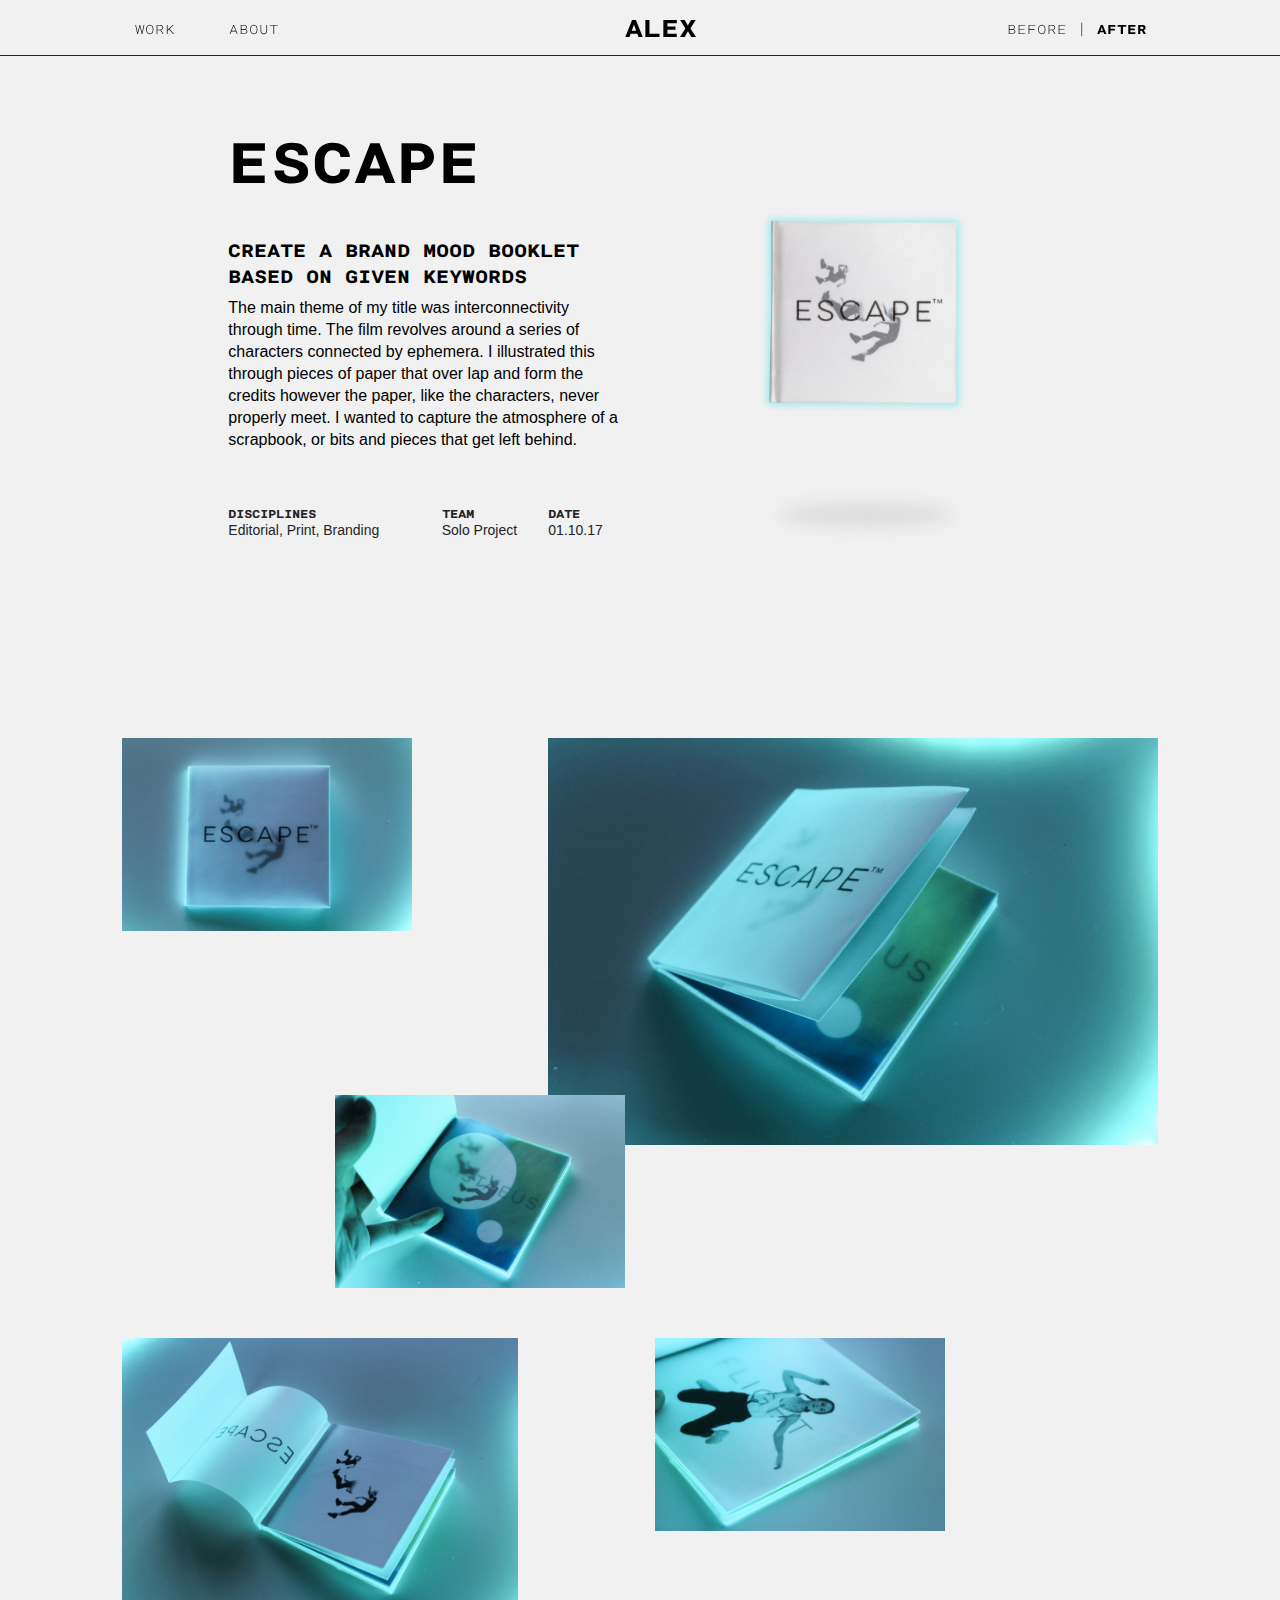
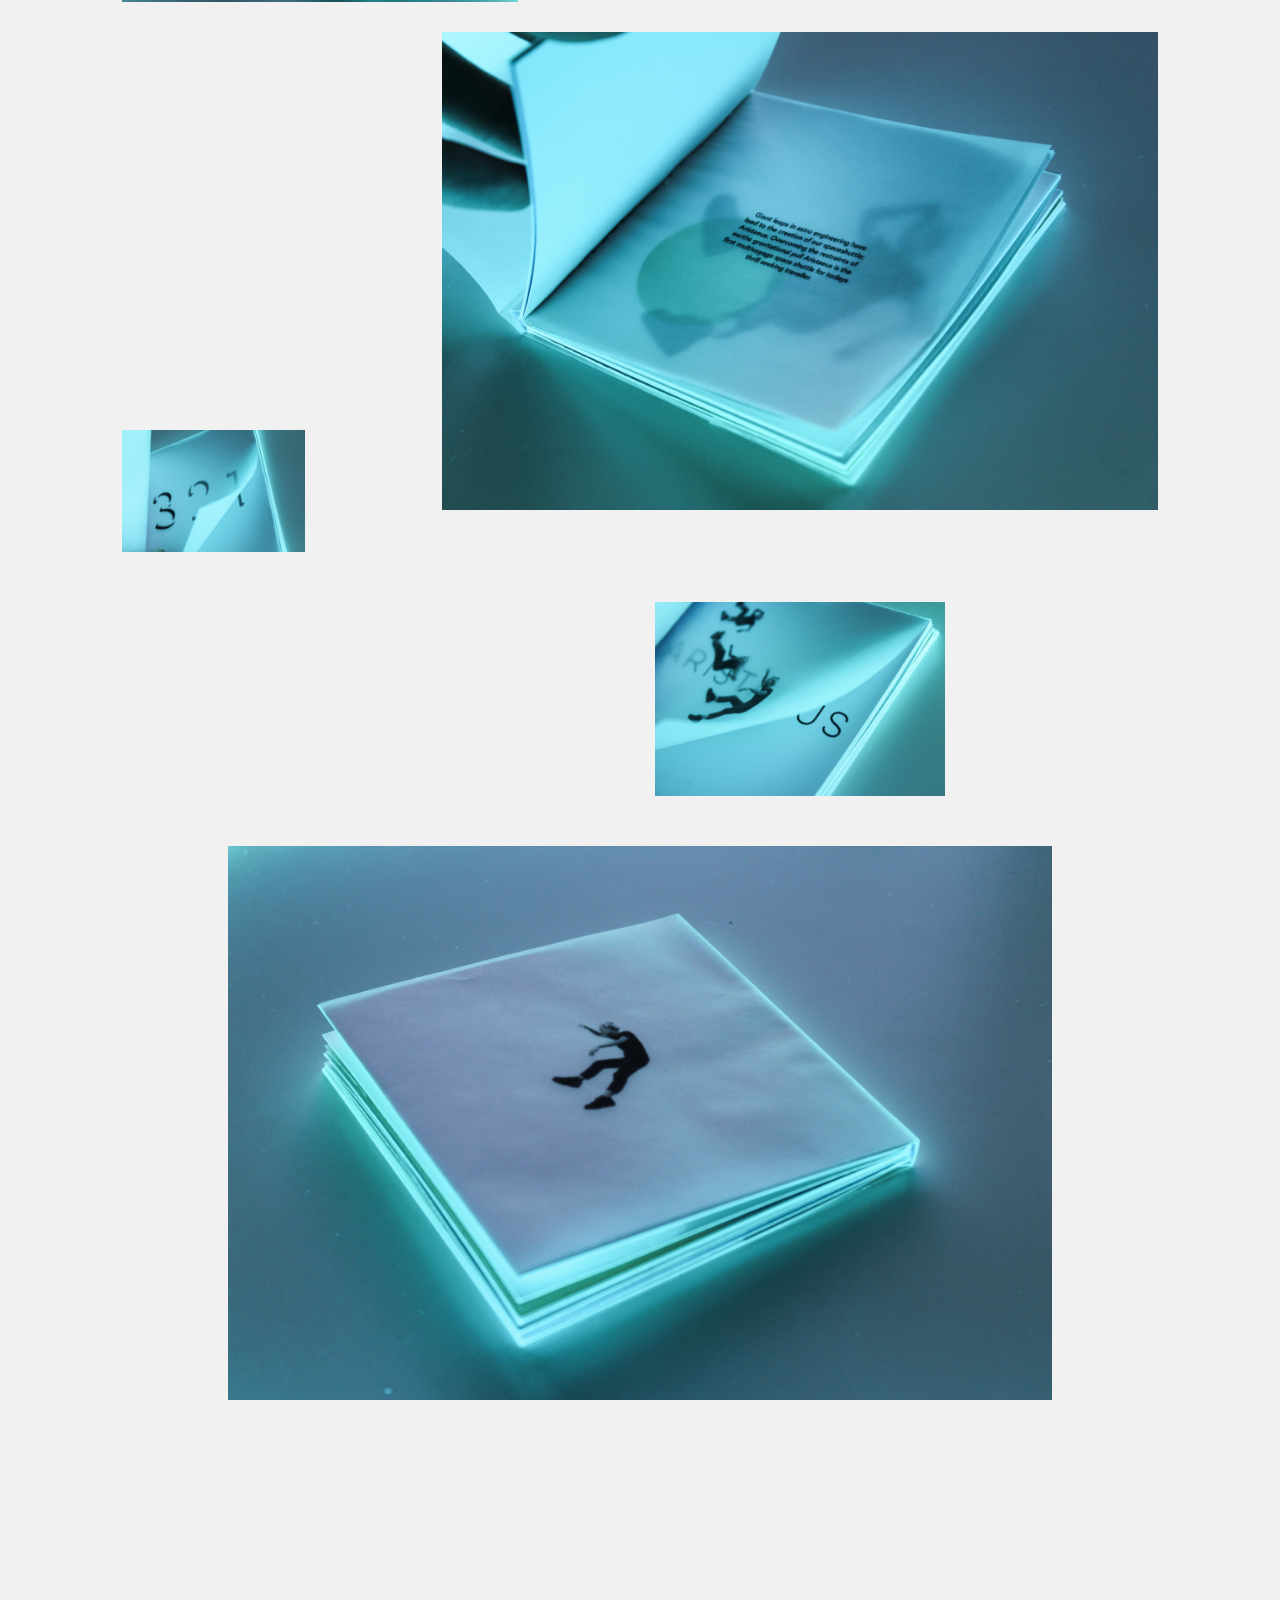
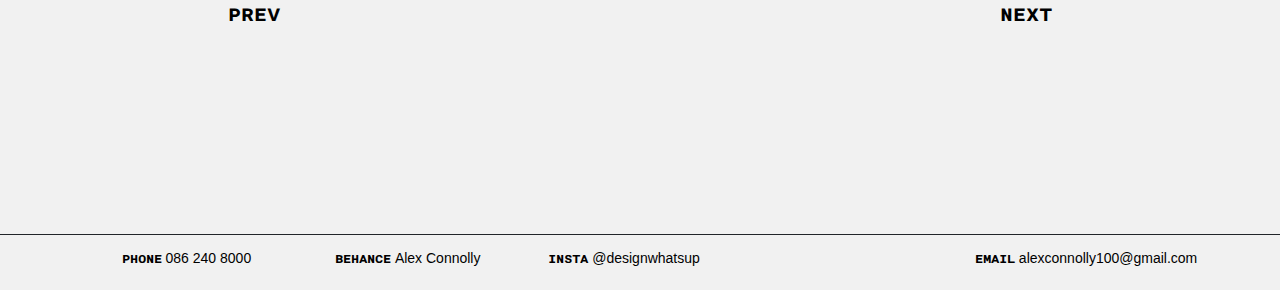
<file: escape.html>
<!doctype html>
<html>
<head>  <meta charset="utf-8"> 
    <meta name="viewport" content="width=device-width, initial-scale=1, shrink-to-fit=no">
      
        
      <link rel="stylesheet" href="https://maxcdn.bootstrapcdn.com/bootstrap/4.0.0/css/bootstrap.min.css" integrity="sha384-Gn5384xqQ1aoWXA+058RXPxPg6fy4IWvTNh0E263XmFcJlSAwiGgFAW/dAiS6JXm" crossorigin="anonymous">
    
      <link rel= "stylesheet" type="text/css" href="css/stylesheet.css">
    
  <!--FAVICONS-->  
       <link rel="icon" type="image/png" href="" sizes="32x32" />
      <link rel="icon" type="image/png" href="favicons/favicon-16x16%20copy.png" sizes="16x16" />

    
    <link href="https://fonts.googleapis.com/css?family=Roboto+Mono:400,400i,700,700i&display=swap" rel="stylesheet">
    
    <script src="https://ajax.googleapis.com/ajax/libs/jquery/3.4.1/jquery.min.js"></script>
  <script src="https://cdnjs.cloudflare.com/ajax/libs/popper.js/1.14.7/umd/popper.min.js"></script>
  <script src="https://maxcdn.bootstrapcdn.com/bootstrap/4.3.1/js/bootstrap.min.js"></script>
    
       
      <title>Escape</title>
    </head>
    <body class="offwhite">
        <div class="container-fluid overflow">
            
            <div class="row navbox hide-when-small offwhite"></div>
            <div class="row navbar hide-when-small">
                
                <div class="col-xl-1 col-lg-1 col-md-2 offset-xl-1 offset-lg-1 offset-md-1">
                    <div class="dropdown">    
            
          <a class="nav-type nav-work dropbtn" href="work.html">WORK
          </a>  
         
        <div class="dropdown-content">
        <img src="images/nav-images/dropdown1.svg">   
        <a href="autopro.html" class="drop-words1 offwhite">auto pro</a>
        <a href="polaroid.html" class="drop-words2 offwhite">polaroid</a>
        <a href="baffled.html" class="drop-words3 offwhite">baffled?</a>
        <a href="#" class="drop-words4 offwhite">escape</a>
        </div>
            </div> 
                    
                </div>
                <div class="col-xl-1 col-lg-1 col-md-1">
                    <a class="nav-type nav-about" href="about.html">ABOUT
                    </a>
                </div>
                <div class="col-xl-5 col-lg-4 col-md-4 div-nav-alex">
                    <a class="nav-alex" href="index.html">ALEX
                    </a>
                </div>
                <div class="col-xl-3 col-lg-3 col-md-3 nav-before">
                    <a class="nav-type" href="#">BEFORE | <span class="bold">AFTER</span>
                    </a>
                </div>
            </div>
            
            
            <div id="myNav" class="overlay hide-when-big offwhite">
                  <div class="overlay-content">
                      <a href="index.html" class="menubutton2"><div class="menubutton">HOME</div></a>
                    <a href="work.html" class="menubutton2"><div class="menubutton">WORK</div></a>
                    <a href="about.html" class="menubutton2"><div class="menubutton">ABOUT</div></a>
                    <a href="#" class="menubutton2"><div class="menubutton">BEFORE</div></a>
                      
                      <a href="javascript:void(0)" class="closebtn" onclick="closeNav()"><img src="images/nav-images/close.svg"></a>
                  </div>
                
                    
                </div>
            
            <div  class="row offwhite burger">
            <div class="menu">
                <div class="hide-when-big" onclick="openNav()">
                    <h4>ALEX</h4>
                </div>
            </div>
                </div>
            
            
            
            
            
            
            <div class="pad100"></div>

            
          
            
            
            
            
            
            
            
            
            
            
            
            
            
            
             <div class="hide-when-big">
                 <h1 class="fontblack h1sm">ESCAPE</h1>
                 <div class="floating polaroidicon2"><img src="images/polaroid_icon.png" class="img-fluid"></div>
                <div class="blur1"><img class="img-fluid" src="images/blur1.png"></div>
       <!-- <div class="blurpolaroid"><img class="img-fluid" src="images/blur1.png"></div>-->
            </div>
            
            
        <div class="row">
            <div class="col-xl-4 col-lg-5 col-md-5 offset-xl-2 offset-lg-2 offset-md-1 col-sm-12 col-12 polaroidpara">
                <h1 class="fontblack pad30 hide-when-small">ESCAPE</h1>
                <h2 class="fontblack">CREATE A BRAND MOOD BOOKLET BASED ON GIVEN KEYWORDS</h2>
                <div class="line-p1"><p1 class="fontblack">The main theme of my title was interconnectivity through time. The film revolves around a series of characters connected by ephemera. I illustrated this through pieces of paper that over lap and form the credits however the paper, like the characters, never properly meet. I wanted to capture the atmosphere of a scrapbook, or bits and pieces that get left behind. </p1></div>
            </div>
            
             <div class="col-xl-4 col-lg-5 col-md-5 polaroidicondiv hide-when-small">
                 <div class="floating polaroidicon"><img src="images/escape_icon.png" class="img-fluid"></div>
                <div class="blur1"><img class="img-fluid" src="images/blur1.png"></div>
       <!-- <div class="blurpolaroid"><img class="img-fluid" src="images/blur1.png"></div>-->
            </div>
            </div>
             
            
            
        <div class="row minirow">
             <div class="col-xl-2 col-lg-2 col-md-2 offset-xl-2 offset-lg-2 offset-md-1 col-sm-6 col-5 line-p2">
                 <h3>DISCIPLINES</h3>
                 <p2 class="disciplines">Editorial, Print, Branding</p2>
            </div>
            <div class="col-xl-1 col-lg-1 col-md-1 col-sm-3 col-4 line-p2">
                <h3>TEAM</h3>
                <p2>Solo Project</p2>
            </div>
            <div class="col-xl-1 col-lg-1 col-md-1 col-sm-3 col-2 line-p2">
                <h3>DATE</h3>
                <p2>01.10.17</p2>
            </div>
         </div>
            
            
            
            
            
            
            
            
            
            
            <div class="pad100"></div>
            <div class="pad100"></div>
            
            
            
            
            
            
            
            
           <div class="row">
            
            <div class="col-lg-3 offset-lg-1 col-12 offset-0">
            <img src="images/escape_pics/escape_edits_1.png" class="img-fluid">
            </div>
               <div class="col-lg-6 offset-lg-1 col-12 offset-0">
            <img src="images/escape_pics/escape_edits_2.png" class="img-fluid">
            </div>
               
         </div> 
            
            
            
               
            <div class="row escape-row-one">
                <div class="col-lg-3 offset-lg-3 col-1 offset-02">
            <img src="images/escape_pics/escape_edits_3.png" class="img-fluid">
            </div>
                
                </div>

            
     <div class="pad50"></div>
            
             <div class="row">
               <div class="col-lg-4 offset-lg-1 col-12 offset-0">
            <img src="images/escape_pics/escape_edits_4.png" class="img-fluid">
            </div>
                
                
               
                <div class="col-lg-3 offset-lg-1 col-12 offset-0">
            <img src="images/escape_pics/escape_edits_5.png" class="img-fluid">
            </div>
               
               </div>  
            
            <div class="pad30"></div>   
            
            
            
            
            <div class="row">
                <div class="col-lg-2 offset-lg-1 col-12 offset-0 escape-col">
            <img src="images/escape_pics/escape_edits_7.png" class="img-fluid">
            </div>
                
            <div class="col-lg-7 offset-lg-1 col-12 offset-0">
            <img src="images/escape_pics/escape_edits_6.png" class="img-fluid">
            </div>
                
                </div>
            
            <div class="pad50"></div>
            
              <div class="row">
             <div class="col-lg-3 offset-lg-6 col-12 offset-0">
            <img src="images/escape_pics/escape_edits_8.png" class="img-fluid">
            </div>
              </div>
            
            <div class="pad50"></div>
              <div class="row">
             <div class="col-lg-8 offset-lg-2 col-12 offset-0">
            <img src="images/escape_pics/escape_edits_9.png" class="img-fluid">
            </div>
              </div>
            
              
        
            
            <div class="pad100 hide-when-small"></div>
            
    

            
          <!-- <video class="alexvideo" width="1280px" height="720" controls>
            <source src="videos/Alex_Connolly_Polaroid_2.mp4" type="video/mp4">
        </video> 
            
            
            -->
                
            
            
            
            
            
    
            
 
    
            
       <!-- <div class="row mobile-size">
        <div class="col-xl-8 offset-xl-2 col-lg-8 offset-lg-2 col-md-10 offset-md-1 col-sm-12 offset-sm-0 col-12 offset-0 ">
            <img src="images/baffled/browser-top.svg" class="img-fluid top">
            <div class="baffled-gif">
            <img src="images/baffled/baffled-home.gif" class="img-fluid"></div>
            <div class="bottom">
            <img src="images/baffled/browser-bottom.svg" class="img-fluid"></div>
    </div>
</div>      
          -->  
        <!--    
            
            <div class="row mobile-size">
        <div class="col-xl-8 offset-xl-2 col-lg-8 offset-lg-2 col-md-10 offset-md-1 col-sm-12 offset-sm-0 col-12 offset-0">
            <h3 class="caption"> Close up of poster
            </h3>
    </div>
 </div>      
         -->
            
            
  <div class="pad100"></div>
            

            
 <!--////////////FOOTER/////////////-->
            
    <div class="row">
        <div class="col-xl-4 col-lg-4 col-md-5 offset-xl-2 offset-lg-2 offset-md-1 col-sm-6 col-6 previous">
            <a href="autopro.html"><h2 class="prev-polaroid">PREV</h2><img src="images/black-notes/autopro-note-2.svg" class="autopro-note"></a>
        </div> 
        
        <div class="col-xl-4 col-lg-4 col-md-5 col-sm-6 col-6 next">
            <a href="baffled.html"><h2 class="next-polaroid">NEXT</h2><img src="images/black-notes/baffled-note-2.svg" class="baffled-note"></a>
        </div> 
    </div>  
   
   
         <div class="pad100"></div>  
            <div class="pad100"></div> 
            
   
            
           <!--/////////////////FOOTER//////////////////-->   
            
            <div class="row offwhite footer">
                <div class="col-xl-2 col-lg-2 offset-xl-1 offset-lg-1 col-md-2 offset-md-1 col-sm-12 col-12"><a href="#" target="_blank"><p2><span class="foot1">phone</span> <span class="foot2"> 086 240 8000</span></p2></a>
                </div> 
                
                <div class="col-xl-2 col-lg-2 col-md-2 col-sm-12 col-12"><a href="#" target="_blank"><p2>
                    <span class="foot1">behance</span> <span class="foot2"> Alex Connolly </span></p2></a>
                </div> 
                
                <div class="col-xl-2 col-lg-2 col-md-2 col-sm-12 col-12"><a href="#" target="_blank"><p2><span class="foot1">INSTA</span> <span class="foot2"> @designwhatsup </span></p2></a>
                </div> 
                
                <div class="col-xl-3 col-lg-3 col-md-2 col-sm-12 col-12 offset-xl-2 offset-lg-2 offset-md-2"><a href="#" target="_blank"><p2><span class="foot1">EMAIL</span> <span class="foot2"> alexconnolly100@gmail.com </span></p2></a>
                </div>
                
            </div>
 <!--/////////////////FOOTER//////////////////-->               
            
            
            
            
            
            
            
            
            
            
      </div>
        
        <script>
                        function closeNav() {
  document.getElementById("myNav").style.height = "0%";
}  
            function openNav() {
  document.getElementById("myNav").style.height = "330px";
}

            
</script>
    </body>
     <script src="java.js"></script>
</html>
</file>
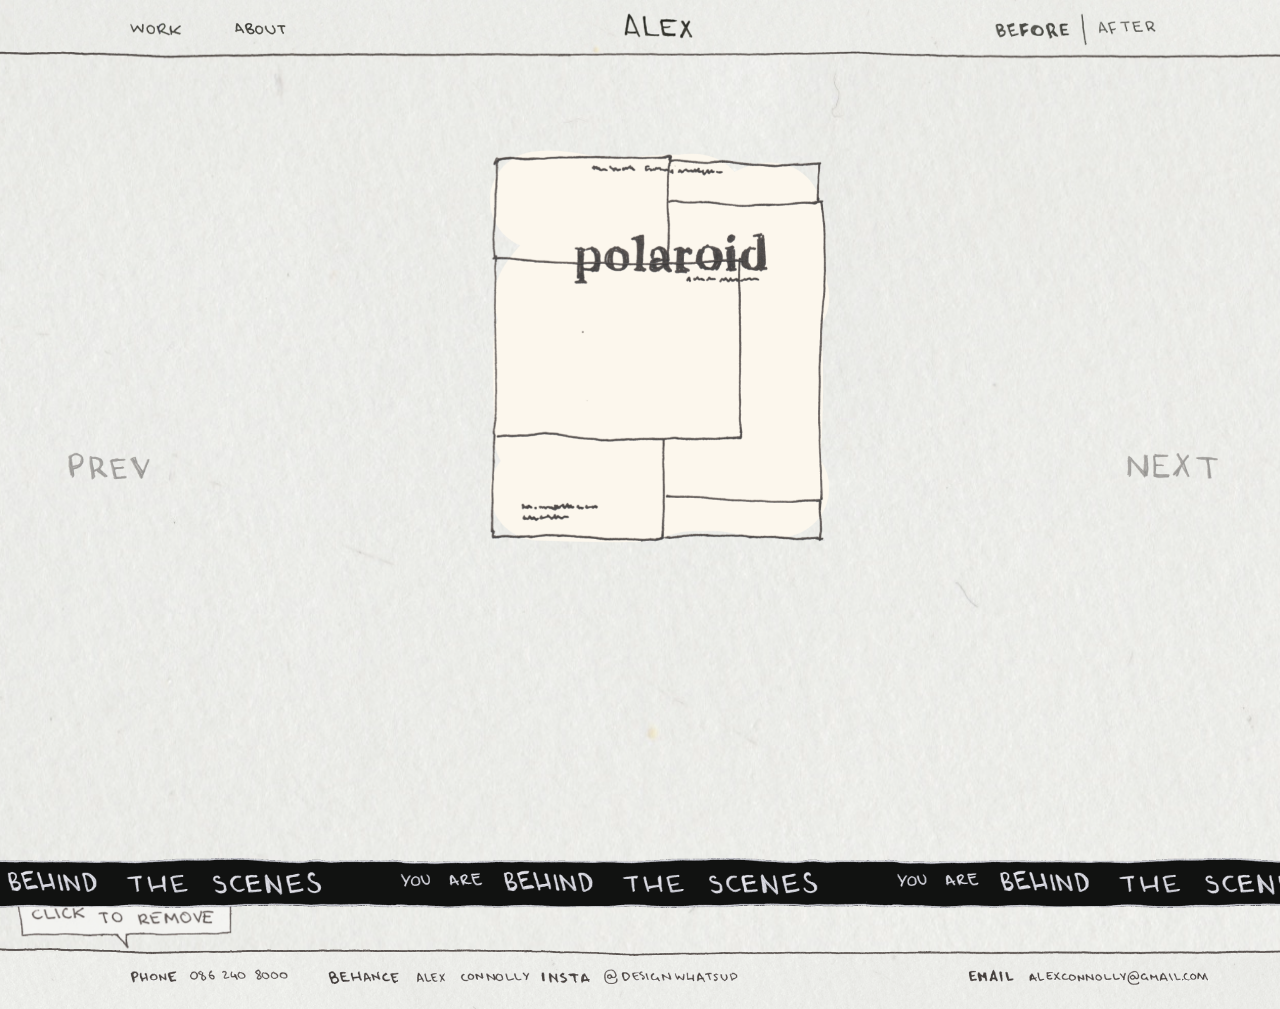
<file: index-paper.html>
<!doctype html>
<html>
<head>  <meta charset="utf-8"> 
    <meta name="viewport" content="width=device-width, initial-scale=1, shrink-to-fit=no">
      
        
      <link rel="stylesheet" href="https://maxcdn.bootstrapcdn.com/bootstrap/4.0.0/css/bootstrap.min.css" integrity="sha384-Gn5384xqQ1aoWXA+058RXPxPg6fy4IWvTNh0E263XmFcJlSAwiGgFAW/dAiS6JXm" crossorigin="anonymous">
    
      <link rel= "stylesheet" type="text/css" href="css/stylesheet.css">
    
  <!--FAVICONS-->  
       <link rel="icon" type="image/png" href="" sizes="32x32" />
      <link rel="icon" type="image/png" href="favicons/favicon-16x16%20copy.png" sizes="16x16" />

    
    <link href="https://fonts.googleapis.com/css?family=Roboto+Mono:400,400i,700,700i&display=swap" rel="stylesheet">
    
    <script src="https://ajax.googleapis.com/ajax/libs/jquery/3.4.1/jquery.min.js"></script>
  <script src="https://cdnjs.cloudflare.com/ajax/libs/popper.js/1.14.7/umd/popper.min.js"></script>
  <script src="https://maxcdn.bootstrapcdn.com/bootstrap/4.3.1/js/bootstrap.min.js"></script>
    
       
      <title>Alex Connolly</title>
    </head>
    <body class="homebody">
        <div class="container-fluid overflow paper">
            
            
            
            
            
            
             <div class="row navbox-paper hide-when-small"><img src="images/nav-images/paper-navbar-line.png" class="paper-nav"></div>
            <div class="row navbar hide-when-small">
                
                <div class="col-xl-1 col-lg-1 col-md-2 offset-xl-1 offset-lg-1 offset-md-1">
                    <div class="dropdown">    
            
          <a class="fixed paper-work" href="work-paper.html"><img src="images/nav-images/work.png" class="img-fluid">
                    </a>
         
        <div class="dropdown-content2">
        <img src="images/nav-images/paper-dropdown.png" class="paper-dropdown">   
        <a href="autopro-paper.html" class="drop-words12"><img src="images/nav-images/paper-drop-auto.png" class="drop-btn"></a>
        <a href="baffled-paper.html" class="drop-words22"><img src="images/nav-images/paper-drop-baffled.png" class="drop-btn"></a>
        <a href="polaroid-paper.html" class="drop-words32"><img src="images/nav-images/paper-drop-polaroid.png" class="drop-btn"></a>
        <a href="#" class="drop-words42"><img src="images/nav-images/paper-drop-escape.png" class="drop-btn"></a>
        </div>
            </div> 
                    
                </div>
                <div class="col-xl-1 col-lg-1 col-md-1">
                    <a class="fixed paper-about" href="#"><img src="images/nav-images/about.png" class="img-fluid">
                    </a>
                </div>
                <div class="col-xl-5 col-lg-4 col-md-4 div-nav-alex">
                    <a class="fixed paper-alex" href="index-paper.html"><img src="images/nav-images/Alex.png" class="img-fluid">
                    </a>
                </div>
                <div class="col-xl-3 col-lg-3 col-md-3">
                    <a class="fixed paper-back paper-link-hover" href="index.html"><img src="images/nav-images/before&after.png" class="img-fluid nudge">
                    </a>
                </div>
            </div>
            
            
            
            
            
            <div class="newsbar" onclick="dissapear()" id="dissapearClick">
                
                <img src=images/backup-polaroid/behind_the_scenes_bar.gif class="newsbar-img">
              
                
            </div>
            
            
             <div class="note-drawn-1"> <img src="images/backup-notes/dissapear-note.gif" class="smaller"></div>
            
            
            
            
    
                      
            
            
            
            <!--/////////////BURGER//////////////-->
            <div id="myNav" class="overlay-paper show-when-xs">
                <img src="images/nav-images/paper-burger.png" class="burger-paper-back">
                  <div class="overlay-content-paper">
                      <a href="index-paper.html" class="menubutton2"><div class="menubutton5"><img src="images/nav-images/home-paper.png" class="paper-menu-btn"></div></a>
                      
                    <a href="work-paper.html" class="menubutton2"><div class="menubutton4"><img src="images/nav-images/work.png" class="paper-menu-btn"></div></a>
                      
                    <a href="#" class="menubutton2"><div class="menubutton4"><img src="images/nav-images/about.png" class="paper-menu-btn"></div></a>
                      
                    <a href="index.html" class="menubutton2"><div class="menubutton4"><img src="images/nav-images/after.png" class="paper-menu-btn"></div></a>
                      
                      <a href="javascript:void(0)" class="closebtn" onclick="closeNav()"><img src="images/nav-images/close-paper.png" class="paper-close"></a>
                  </div>
                
                </div>
            
            <div  class="row overflow hide-when-big">
                <img src="images/nav-images/paper-navbar-line.png" class="mobile-paper-nav">
                
            <div class="menu">
                <div class="hide-when-big" onclick="openNav()">
                    <img src="images/nav-images/Alex.png" class="img-fluid alex-burger">
                </div>
            </div>
                </div>
            
            
            
            
            
            
            
            
            
            
            
            
            
            
            
 <!--<div class="floating"><img src="images/polaroid_icon.png" class="img-fluid"></div>-->
        
        <div id="demo" class="carousel slide" data-ride="carousel">

  <!-- Indicators -->
 <!-- <ul class="carousel-indicators">
    <li data-target="#demo" data-slide-to="0" class="active"></li>
    <li data-target="#demo" data-slide-to="1"></li>
    <li data-target="#demo" data-slide-to="2"></li>
  </ul>-->
  
  <!-- The slideshow -->
  <div class="carousel-inner">
    <div class="carousel-item active">
        <div class="pad50 hide-when-small"></div>
        <div class="floating homeicon1"><a href="polaroid-paper.html"><img src="images/polaroi-paper-icon.png" class="img-fluid"></a></div>
        <!--<div  class="blacknote-hide hide-when-small"><img src="images/black-notes/badboy-2.svg"></div>-->
        <div class="blurpolaroid"><!--<img class="img-fluid" src="images/paper-shadow-01.png">--></div>
    </div>
      
    <div class="carousel-item">
         <div class="pad50 hide-when-small"></div>
        <div class="floating homeicon2"><a href="baffled-paper.html"><img src="images/backup-baffled/paper-baffled.png" class="img-fluid"></a></div>
        <div class="blurpolaroid"><!--<img class="img-fluid" src="images/paper-shadow-03.png">--></div>
    </div>
      
    <div class="carousel-item">
         <div class="pad100 hide-when-small"></div>
        <div class="floating homeicon3"><a href="#"><img src="images/escape-paper-icon.png" class="img-fluid escape"></a></div>
        <!--<div class="blur6"><img class="img-fluid" src="images/paper-shadow-02.png"></div>-->
    </div>
      
      <div class="carousel-item">
          <div class="pad50 hide-when-small"></div>
          <div class="pad100"></div>
        <div class="floating2 homeicon4">
            <a href="autopro-paper.html">
            <img src="images/backup-autopro/paper-glyph-3.svg " class="img-fluid"></a>
          </div>
          
          <div class="blurpolaroid">
              <div class="pad50"></div>
             <!-- <img class="img-fluid blur6" src="images/paper-shadow-03.png">-->
          </div>
          
          <div class="floating homeicon5">
              <a href="autopro-paper.html">
                  <img src="images/backup-autopro/paper-autopro-3.png" class="img-fluid home-auto"></a>
          </div>
          
        <div class="blurpolaroid">
            <!--<img class="img-fluid blur6" src="images/paper-shadow-02.png">-->
          </div>
          
    </div>
  </div>
  
  <!-- Left and right controls -->
            
            
  <a class="carousel-control-prev" href="#demo" data-slide="prev" id="black">
   <img src="images/backup-notes/drawn-prev.png" class="prev-drawn">
  </a>
  <a class="carousel-control-next" href="#demo" data-slide="next">
    <img src="images/backup-notes/drawn-next.png" class="next-drawn">
  </a>
</div>
        
            
         <!--/////////////////FOOTER//////////////////-->   
            <div><img class="footer-paper-bar" src="images/footer-images/paper-navbar-line-bottom.png"></div>
            
                
                
            <div class="row footer-paper-div">
                <div class="col-xl-2 col-lg-2 offset-xl-1 offset-lg-1 col-md-2 offset-md-1 col-sm-12 col-12 row width-about"><a href="#" target="_blank">
                    <div><img class="footer-paper-link" src="images/footer-images/phone.png"></div>
                    </a>
                </div> 
                
                <div class="col-xl-2 col-lg-2 col-md-2 col-sm-12 col-12 width-about">
                    <a href="#" target="_blank"><div><img class="footer-paper-link" src="images/footer-images/behance.png"></div>
                    </a>
                </div> 
                
                <div class="col-xl-2 col-lg-2 col-md-2 col-sm-12 col-12 width-about"> <a href="#" target="_blank"><div><img class="footer-paper-link" src="images/footer-images/insta.png"></div>
                    </a>
                </div> 
                
                <div class="col-xl-3 col-lg-3 col-md-2 col-sm-12 col-12 offset-xl-2 offset-lg-2 offset-md-2 width-about"> <a href="#" target="_blank"><div><img class="footer-paper-link" src="images/footer-images/email.png"></div>
                    </a>
                </div>
                
            </div>
 <!--/////////////////FOOTER//////////////////-->      
            
       
      </div>  
    </body>
     <script src="java.js"></script>
    <script>
                        function closeNav() {
  document.getElementById("myNav").style.height = "0%";
}  
            function openNav() {
  document.getElementById("myNav").style.height = "330px";
}

</script>
</html>
</file>
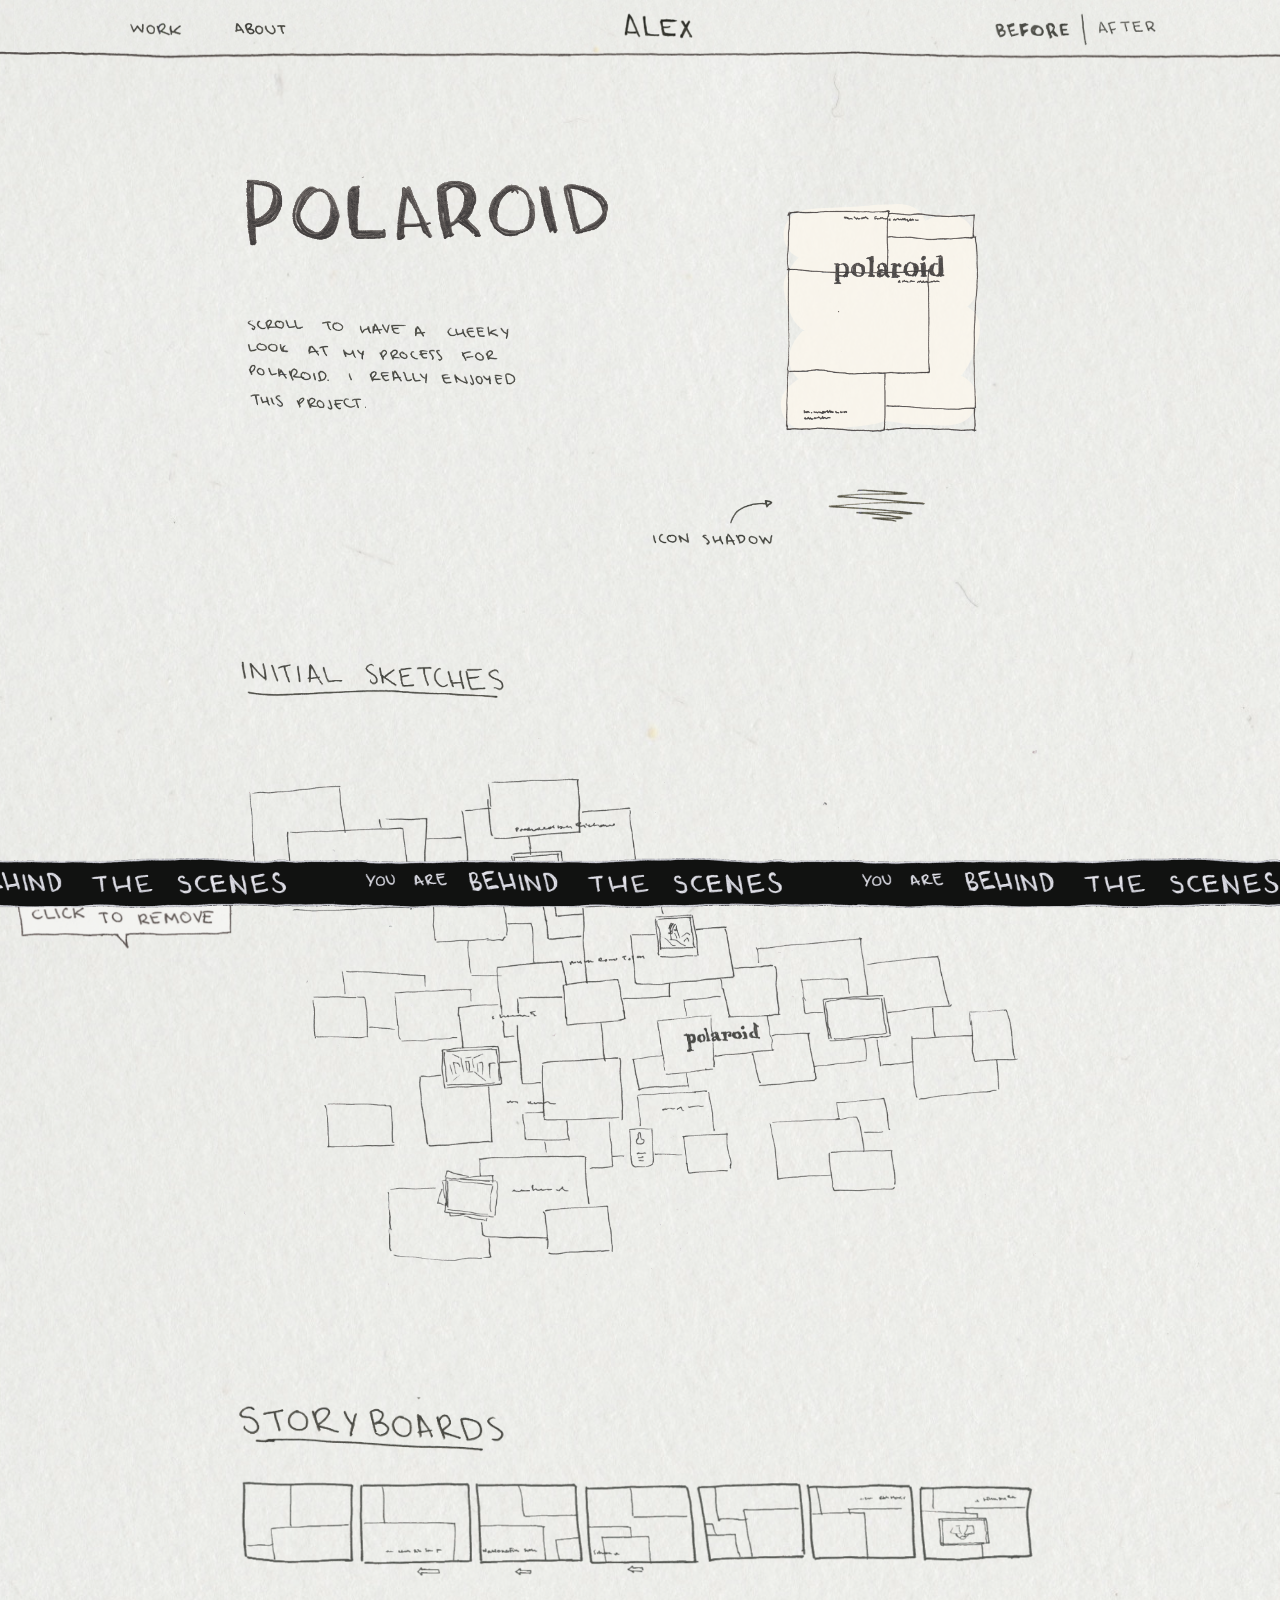
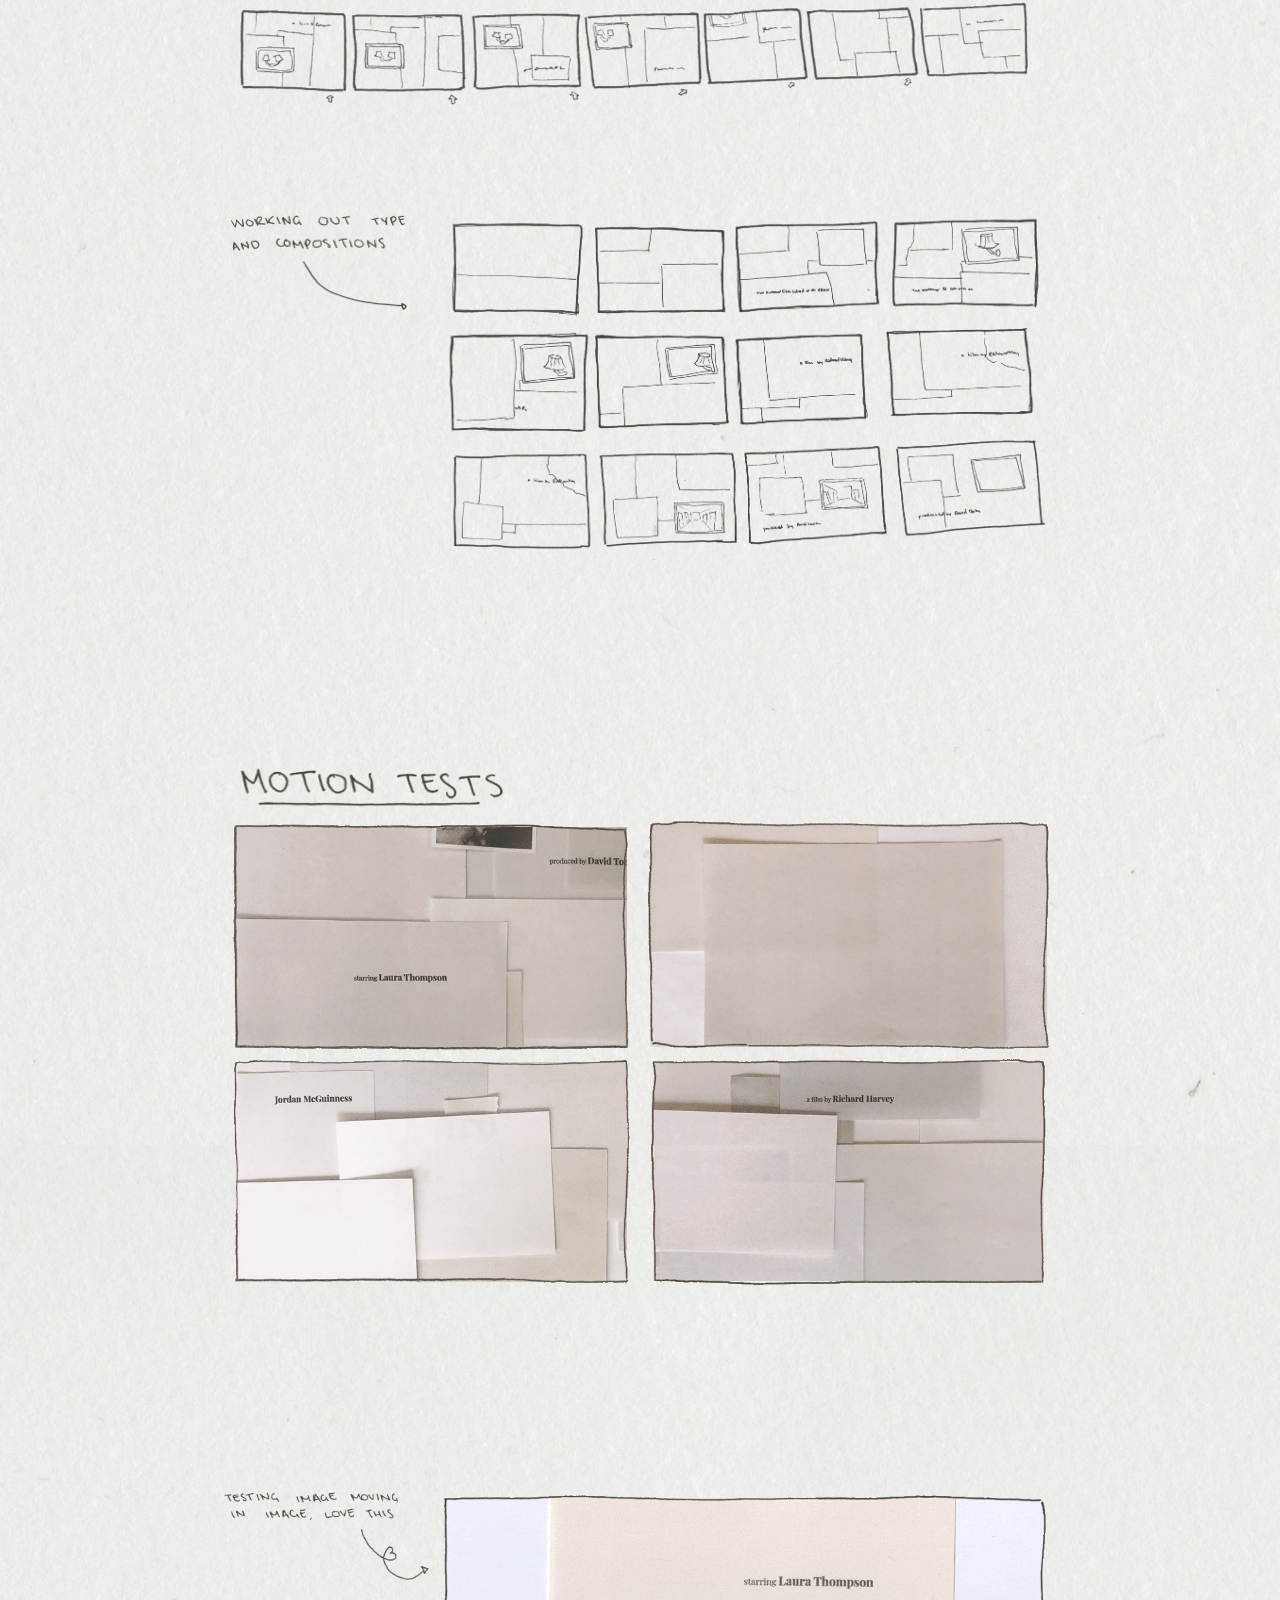
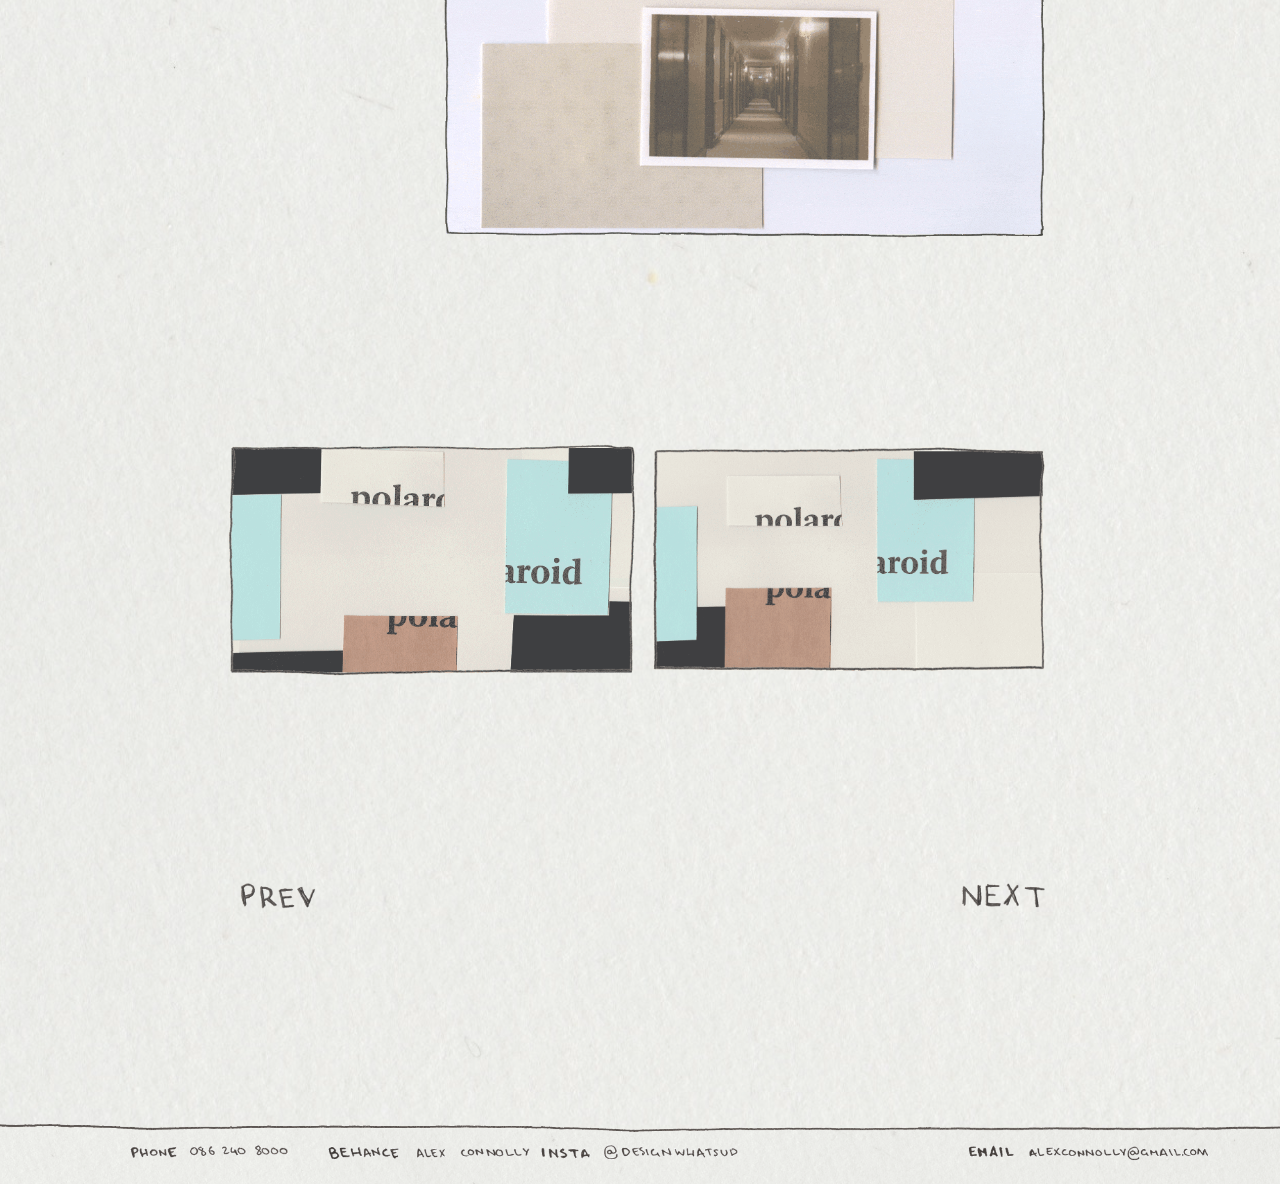
<file: polaroid-paper.html>
<!doctype html>
<html>
<head>  <meta charset="utf-8"> 
    <meta name="viewport" content="width=device-width, initial-scale=1, shrink-to-fit=no">
      
        
      <link rel="stylesheet" href="https://maxcdn.bootstrapcdn.com/bootstrap/4.0.0/css/bootstrap.min.css" integrity="sha384-Gn5384xqQ1aoWXA+058RXPxPg6fy4IWvTNh0E263XmFcJlSAwiGgFAW/dAiS6JXm" crossorigin="anonymous">
    
      <link rel= "stylesheet" type="text/css" href="css/stylesheet.css">
    
  <!--FAVICONS-->  
       <link rel="icon" type="image/png" href="favicons/favicon-16x16.png" sizes="32x32" />
      <link rel="icon" type="image/png" href="" sizes="16x16" />

    
    <link href="https://fonts.googleapis.com/css?family=Roboto+Mono:400,400i,700,700i&display=swap" rel="stylesheet">
    
    <script src="https://ajax.googleapis.com/ajax/libs/jquery/3.4.1/jquery.min.js"></script>
  <script src="https://cdnjs.cloudflare.com/ajax/libs/popper.js/1.14.7/umd/popper.min.js"></script>
  <script src="https://maxcdn.bootstrapcdn.com/bootstrap/4.3.1/js/bootstrap.min.js"></script>
    
       
      <title>Polaroid</title>
    </head>
    
    
    
    
    
    <body class="paper">
        <div class="container-fluid overflow">
            
            <div class="row navbox-paper hide-when-small"><img src="images/nav-images/paper-navbar-line.png" class="paper-nav"></div>
            <div class="row navbar hide-when-small">
                
                <div class="col-xl-1 col-lg-1 col-md-2 offset-xl-1 offset-lg-1 offset-md-1">
                    <div class="dropdown">    
            
          <a class="fixed paper-work" href="work-paper.html"><img src="images/nav-images/work.png" class="img-fluid">
                    </a>
         
        <div class="dropdown-content2">
        <img src="images/nav-images/paper-dropdown.png" class="paper-dropdown">   
        <a href="autopro-paper.html" class="drop-words12"><img src="images/nav-images/paper-drop-auto.png" class="drop-btn"></a>
        <a href="baffled-paper.html" class="drop-words22"><img src="images/nav-images/paper-drop-baffled.png" class="drop-btn"></a>
        <a href="polaroid-paper.html" class="drop-words32"><img src="images/nav-images/paper-drop-polaroid.png" class="drop-btn"></a>
        <a href="#" class="drop-words42"><img src="images/nav-images/paper-drop-escape.png" class="drop-btn"></a>
        </div>
            </div> 
                    
                </div>
                <div class="col-xl-1 col-lg-1 col-md-1">
                    <a class="fixed paper-about" href="#"><img src="images/nav-images/about.png" class="img-fluid">
                    </a>
                </div>
                <div class="col-xl-5 col-lg-4 col-md-4 div-nav-alex">
                    <a class="fixed paper-alex" href="index-paper.html"><img src="images/nav-images/Alex.png" class="img-fluid">
                    </a>
                </div>
                <div class="col-xl-3 col-lg-3 col-md-3">
                    <a class="fixed paper-back paper-link-hover" href="polaroid.html"><img src="images/nav-images/before&after.png" class="img-fluid nudge">
                    </a>
                </div>
            </div>
            
            
            
            
            
            <div class="newsbar" onclick="dissapear()" id="dissapearClick">
                
                <img src=images/backup-polaroid/behind_the_scenes_bar.gif class="newsbar-img">
              
                
            </div>
            
            
             <div class="note-drawn-1"> <img src="images/backup-notes/dissapear-note.gif" class="smaller"></div>
            
            
            
            
    
                      
            
            
            
            <!--/////////////BURGER//////////////-->
            <div id="myNav" class="overlay-paper show-when-xs">
                <img src="images/nav-images/paper-burger.png" class="burger-paper-back">
                  <div class="overlay-content-paper">
                      <a href="index-paper.html" class="menubutton2"><div class="menubutton5"><img src="images/nav-images/home-paper.png" class="paper-menu-btn"></div></a>
                      
                    <a href="work-paper.html" class="menubutton2"><div class="menubutton4"><img src="images/nav-images/work.png" class="paper-menu-btn"></div></a>
                      
                    <a href="#" class="menubutton2"><div class="menubutton4"><img src="images/nav-images/about.png" class="paper-menu-btn"></div></a>
                      
                    <a href="polaroid.html" class="menubutton2"><div class="menubutton4"><img src="images/nav-images/after.png" class="paper-menu-btn"></div></a>
                      
                      <a href="javascript:void(0)" class="closebtn" onclick="closeNav()"><img src="images/nav-images/close-paper.png" class="paper-close"></a>
                  </div>
                
                </div>
            
            <div  class="row overflow hide-when-big">
                <img src="images/nav-images/paper-navbar-line.png" class="mobile-paper-nav">
                
            <div class="menu">
                <div class="hide-when-big" onclick="openNav()">
                    <img src="images/nav-images/Alex.png" class="img-fluid alex-burger">
                </div>
            </div>
                </div>
          <!--/////////////BURGER//////////////-->
           
            <div class="pad100"></div>
            <div class="pad50 hide-when-small"></div>
            
            <div class="row">
            <div class="col-xl-4 col-lg-5 col-md-5 offset-xl-2 offset-lg-2 offset-md-1 col-sm-12 col-12 polaroidpara">
                <img src="images/backup-polaroid/title-polaroid.png" class="img-fluid">
                
                 <div class="col polaroidicondiv-drawn hide-when-big">
                 <div class="floating">
                  <img src="images/backup-polaroid/beige-splash.svg" class="splash1">
                  <img src="images/backup-polaroid/icon_polaroid.png" class="drawn-polaroid-icon">
              </div>
                <div>
                    <img src="images/backup-polaroid/shadow2.png" class="shadow1">
                </div>
            </div>
                
                <div class="pad50"></div>
                <img src="images/backup-polaroid/para_polaroid_01.png" class="img-fluid paper-para-1">
            </div>
            
            <div class="col-xl-4 col-lg-5 col-md-5 polaroidicondiv-drawn hide-when-small">
                 <div class="floating">
                  <img src="images/backup-polaroid/beige-splash.svg" class="splash1">
                  <img src="images/backup-polaroid/icon_polaroid.png" class="drawn-polaroid-icon">
              </div>
                <div>
                    <img src="images/backup-polaroid/shadow.png" class="shadow1">
                </div>
            </div>
            </div>
            
            
          
            
            
            
            
   
            
            <div class="pad100"></div>
            
             
              <div class="row">
            <div class="col-xl-3 offset-xl-2 col-lg-3 offset-lg-2 col-md-3 offset-md-1 col-sm-6 col-8">
                <img src="images/backup-polaroid/Head_sketches.png" class="img-fluid">
           </div>
            </div>  
             <div class="row collage">
            <div class="col-xl-8 offset-xl-2 col-lg-8 offset-lg-2 col-md-10 offset-md-1 col-sm-12 col-12 click" onclick="showNote()">
                <img src="images/backup-polaroid/collage.png" class="img-fluid ">
           </div>
            </div> 
            <div class="row pp-row-01" id="note1">
                <div class="col-5 offset-7">
                    <img src="images/arrow_07.png" class="arrow-polaroid-01">
                     <img src="images/backup-polaroid/note_04.png" class="note-polaroid-01">
                </div>
            </div>
          
            
       <div class="pad100"></div>
            
            
             <div class="row">
            <div class="col-xl-3 offset-xl-2 col-lg-3 offset-lg-2 col-md-3 offset-md-1 col-sm-6 col-8">
                <img src="images/backup-polaroid/Head_storyboard.png" class="img-fluid">
           </div>
            </div>  
             <div class="row">
            <div class="col-xl-8 offset-xl-2 col-lg-8 offset-lg-2 col-md-10 offset-md-1 col-sm-12 col-12">
                <img src="images/backup-polaroid/storyboard-2.png" class="img-fluid">
           </div>
            </div> 
            
             <div class="pad100 hide-when-small"></div>
            <div class="pad30 hide-when-big"></div>
            
            <div class="row">
            <div class="col-xl-2 offset-xl-2 col-lg-2 offset-lg-2 col-md-3 offset-md-1 col-sm-7 offset-sm-2 col-7 offset-2">
                <img src="images/backup-polaroid/note_02.png" class="img-fluid hide-when-small">
                <img src="images/backup-polaroid/note_05.png" class="img-fluid hide-when-big">
           </div>
                <div class="col-xl-6 col-lg-6 col-md-6 col-sm-12 col-12">
                    <img src="images/backup-polaroid/storyboard-1.png" class="img-fluid">
                </div>
            </div> 
            
            
        <div class="pad100"></div>
        <div class="pad100 hide-when-small"></div>
            
            
            <div class="row">
                <div class="col-xl-3 offset-xl-2 col-lg-3 offset-lg-2 col-md-3 offset-md-1 col-sm-6 col-8">
                    <img src="images/backup-polaroid/Head_Motion_Test.png" class="img-fluid">
                </div>
            </div>
            
            <div class="pad5 hide-when-big"></div>
            
             <div class="row no-gutters">
                <div class="col-xl-4 offset-xl-2 col-lg-4 offset-lg-2 col-md-5 offset-md-1 col-8 offset-2">
                    <img src="images/backup-polaroid/polaroid-overlap-01.gif" class="img-fluid">
                    <div class="pad5 hide-when-big"></div>   <div class="pad5 hide-when-big"></div>
                </div>
                 
                 
                 
                 <div class="col-xl-4 col-lg-4 col-md-5 col-8 offset-2 offset-lg-0 offset-2 offset-sm-2 offset-xs-2 offset-xl-0">
                    <img src="images/backup-polaroid/polaroid-overlap-02.gif" class="img-fluid">
                </div>
            </div>
            
            <div class="pad5 hide-when-big"></div>
            
            <div class="row no-gutters">
                <div class="col-xl-4 offset-xl-2 col-lg-4 offset-lg-2 col-md-5 offset-md-1 col-8 offset-2">
                    <img src="images/backup-polaroid/polaroid-overlap-03.gif" class="img-fluid">
                    <div class="pad5 hide-when-big"></div>
                </div>
                
                
                
                 <div class="col-xl-4 col-lg-4 col-md-5 col-8 offset-2 offset-lg-0 offset-2 offset-sm-2 offset-xs-2 offset-xl-0">
                    <img src="images/backup-polaroid/polaroid-overlap-04.gif" class="img-fluid">
                </div>
            </div>
            
            <div class="pad100"></div>
            <div class="pad100 hide-when-small"></div>
            
            
            <div class="row no-gutters">
                <div class="col-xl-2 offset-xl-2 col-lg-2 offset-lg-2 col-md-3 offset-md-1 col-sm-8 offset-sm-2 col-8 offset-2">
                    <img class="img-fluid hide-when-small" src="images/backup-polaroid/note_03.png">
                </div>
                <div class="col-xl-6 col-lg-6 col-md-8 col-sm-12 col-12">
                    <img class="img-fluid" src="images/backup-polaroid/moving_image_in_image.gif">
                </div>
                <div class="col-xl-2 offset-xl-2 col-lg-2 offset-lg-2 col-md-3 offset-md-1 col-sm-8 offset-sm-2 col-8 offset-2">
                    <img class="img-fluid hide-when-big" src="images/backup-polaroid/note-06.png">
                </div>
            </div>
            
            
            <div class="pad100"></div>
            <div class="pad100 hide-when-small"></div>
            
            
            
            
            
            <div class="row no-gutters">
                <div class="col-xl-4 offset-xl-2 col-lg-4 offset-lg-2 col-md-5 offset-md-1 col-8 offset-2">
                    <img src="images/backup-polaroid/polaroid-overlap-05.gif" class="img-fluid">
                </div>
                 <div class="col-xl-4 col-lg-4 col-md-5 col-8 offset-2 offset-lg-0 offset-2 offset-sm-2 offset-xs-2 offset-xl-0">
                    <img src="images/backup-polaroid/polaroid-overlap-06.gif" class="img-fluid">
                </div>
            </div>
            
            
            
            
            
            <div class="pad100 hide-when-small"></div>
            <div class="pad100"></div>
            
            
             <div class="row">
        <div class="col-xl-4 col-lg-4 col-md-5 offset-xl-2 offset-lg-2 offset-md-1 col-sm-6 col-6">
            <a href="autopro-paper.html"><img src="images/backup-notes/drawn-prev.png" class="drawn-prev-img">
                <img src="images/backup-notes/next-note-auto.png" class="drawn-prev-note"></a>
        </div> 
        
        <div class="col-xl-4 col-lg-4 col-md-5 col-sm-6 col-6 ">
            <a href="baffled-paper.html"><img src="images/backup-notes/drawn-next.png" class="drawn-next-img">
            <img src="images/backup-notes/next-note-baffled.png" class="drawn-next-note"></a>
        </div> 
    </div>  
            
         <div class="pad100"></div> 
        <div class="pad100"></div>   
            
             <!--/////////////////FOOTER//////////////////-->   
            <div><img class="footer-paper-bar" src="images/footer-images/paper-navbar-line-bottom.png"></div>
            
                
                
            <div class="row footer-paper-div">
                <div class="col-xl-2 col-lg-2 offset-xl-1 offset-lg-1 col-md-2 offset-md-1 col-sm-12 col-12 row width-about"><a href="#" target="_blank">
                    <div><img class="footer-paper-link" src="images/footer-images/phone.png"></div>
                    </a>
                </div> 
                
                <div class="col-xl-2 col-lg-2 col-md-2 col-sm-12 col-12 width-about">
                    <a href="#" target="_blank"><div><img class="footer-paper-link" src="images/footer-images/behance.png"></div>
                    </a>
                </div> 
                
                <div class="col-xl-2 col-lg-2 col-md-2 col-sm-12 col-12 width-about"> <a href="#" target="_blank"><div><img class="footer-paper-link" src="images/footer-images/insta.png"></div>
                    </a>
                </div> 
                
                <div class="col-xl-3 col-lg-3 col-md-2 col-sm-12 col-12 offset-xl-2 offset-lg-2 offset-md-2 width-about"> <a href="#" target="_blank"><div><img class="footer-paper-link" src="images/footer-images/email.png"></div>
                    </a>
                </div>
                
            </div>
 <!--/////////////////FOOTER//////////////////--> 
            
      </div>
        
        <script>
                        function closeNav() {
  document.getElementById("myNav").style.height = "0%";
}  
            function openNav() {
  document.getElementById("myNav").style.height = "330px";
}

</script>
    </body>
     <script src="java.js"></script>
</html>
</file>
<file: css/stylesheet.css>
.paper-work-subtitle{
   max-width: 115px; 
}
.escape-row-one{
    margin-top: -50px;
}
.escape-col{
    padding-top: 398px;
}
.footer-paper-link{
    max-width: 250px;
}
.footer-paper-bar{
     width: 1600px;
  margin-bottom: -90px;
    height: 100px;
    margin-left: -110px;
}
.blacknote-hide-2{
    max-width: 175px;
    margin-left: auto;
    margin-right: auto;
    z-index: 2;
    
}
.blacknote-hide-2{
    display: none;
    margin-bottom: -118px;
    padding-top: 52px;
        margin-left: -70px;
}

.nav-alex:hover + .blacknote-hide-2{
    display: block;  
}
.blacknote-hide-3{
    max-width: 175px;
    margin-left: auto;
    margin-right: auto;
    z-index: 2;
    
}
.blacknote-hide-3{
    display: none;
    margin-bottom: -71px;
    padding-top: 5px;
   margin-left: 0px
}

.colour-boxes:hover + .blacknote-hide-3{
    display: block;  
}
.no-margin{
margin-left: -30px;
    margin-right: -30px;
}

#spin {
  color:black;
    font-family: 'Roboto Mono', monospace; 
    font-weight: 700;
    font-size: 80px;
    font-variant: small-caps;
    line-height: 1.0 !important;
}
#spin:after {
  content:"";
  animation: spin 18s linear infinite;
}
@keyframes spin {
  0% { content:"HEY GOOD LOOKING"; }
  10% { content:"WHATSUP PAL"; }
  20% { content:"HOW YOU DOIN'?"; }
  30% { content:"WELCOME TO MY WEBSITE"; }
  40% { content:"I SEE YOU CHECKING ME OUT"; }
  50% { content: "WHAT'S THE STORY?"; }
  60% { content: "WELL HELLO THERE"; }
  70% { content: "TOP OF THE MORNING TO YOU"; }
  80% { content: "HEY HEY HEY"; }
  90% { content: "I JUST CAME TO SAY HELLO"; }
    100% { content: ""; }
}
.pad10{
    padding-top:  5px;
}

body .homeicon1:active{
background-color: #FCF7ED;
}
.paper-dropdown{
    width: 200px;
}
.drop-btn{
    width: 140px;
}
.square{
    width: 42px;
    height: 40px;
    margin-left: 16px;
    margin-top: 10px;
    border-style: solid;
    border-width: 1px;
}

.next-drawn{
    width: 110px;
}
.prev-drawn{
    width: 110px;
}
.square-1{
    background-color: #8AEAEF; 
}
.square-2{
    background-color: #97FFCD; 
}
.square-3{
    background-color: #FFE898; 
}.square-4{

    background-color: #F5B3F2; 
}.square-5{
    background-color: #F4F4F4; 
}
.white{
    background-color:  #F4F4F4;
}
.burger{
    cursor: pointer;
}
.dropbtn {
  border: none;
 background-color: transparent;
}

.dropdown {
    margin-top: 0x;
    padding-top: 0px;
}

.dropdown-content {
  display: none;
  position: fixed;
  min-width: 158px;
  box-shadow: none;
  z-index: 1;
 text-align: center;
    padding-top: 48px;
    margin-left: -65px;
}

.dropdown-content a {
  color: black;
  padding: 9px 0px;
  text-decoration: none;
  display: block;
    font-family: 'Roboto Mono', monospace; 
    font-weight: 700;
    font-size: 16px;
    font-variant: small-caps;
}
.drop-words1{
    margin-top: -172px;
    margin-left: 1px;
    margin-right: 1px;
}
.drop-words2{
    margin-top: 1px;
    margin-left: 1px;
    margin-right: 1px;
}
.drop-words3{
    margin-top: 1px;
    margin-left: 1px;
    margin-right: 1px;
}
.drop-words4{
    margin-top: 1px;
    margin-left: 1px;
    margin-right: 1px;
}

.drop-words12{
    margin-top: -215px;
    margin-left: 1px;
    margin-right: 1px;
}
.drop-words22{
    margin-top: -1px;
    margin-left: 1px;
    margin-right: 1px;
}
.drop-words32{
    margin-top: -1px;
    margin-left: 1px;
    margin-right: 1px;
}
.drop-words42{
    margin-top: -1px;
    margin-left: 1px;
    margin-right: 1px;
}
.dropdown-content2 {
  display: none;
  position: fixed;
  min-width: 158px;
  box-shadow: none;
  z-index: 1;
 text-align: center;
    padding-top: 60px;
    margin-left: -65px;
}
.dropdown-content2 a {
  color: black;
  padding: 7px 0px;
  text-decoration: none;
  display: block;
}
.drop-words1:hover{
    background-color: #BBE2F6;
}
.drop-words2:hover{
    background-color: #FCF7ED;
}
.drop-words3:hover{
    background-color: #D4B5F1;
}
.drop-words4:hover{
    background-color: #F1F1F1;
}

/*.dropdown-content a:hover {background-color: #ddd;}*/

.dropdown:hover .dropdown-content {display: block;}
.dropdown:hover .dropdown-content2 {display: block;}

.dropdown:hover .dropbtn {}


#mydiv {
  position: absolute;
  z-index: 1;
    padding-left:  234px;
    padding-top: 160px;
}
.lines{
   width: 499px; 
}
#mydivheader {
  cursor: move;
  z-index: 10;
}
.miore-head{
      padding: 10px;
    background-color: black;
  color: #fff;
text-align: center;
    font-family: 'Roboto Mono', monospace; 
    font-weight: 700;
    font-size: 18px;
    font-variant: small-caps;
}
.autopro-a{
    width: 500px;
}
.miore-div{
    padding-top: 200px;
    padding-bottom: 200px;
    background-color: #F1F1F1
        
}
.splash1{
 opacity: .8;
    position: absolute;
    margin-left: 10px;
    width: 200px;
}
.overflow{
    overflow: hidden;
}
.drawn-polaroid-icon{
    width: 220px;
    position: relative;
}
.caption{
    padding-top: 5px;
    padding-bottom: 20px;
}
.blacknote-hide{
    display: none;
    margin-bottom: -66px;
}
#note1{
    display:none;
}
.autopro-note{
    display: none;
    margin-left: -30px;
}
.baffled-note{
    display: none;
    float: right;
    margin-right: -30px;
}
.previous{
    text-align: left;
}
.prev-polaroid:hover + .autopro-note{
    display: block;
    margin-bottom: -45px; 
}
.next-polaroid:hover + .baffled-note{
    display: block;
    margin-bottom: -45px;
}
.next{
   text-align: right;
}
.shadow1{
    width: 280px;
    padding-top: 40px;
    margin-left: -120px;
}
.homeicon1:hover + .blacknote-hide{
    display: block;  
   /*  transition: top 1s ease-in-out;
  -o-transition: top 1s ease-in-out;
  -ms-transition: top 1s ease-in-out;
  -moz-transition: top 1s ease-in-out;
  -webkit-transition: top 1s ease-in-out;*/
}
.homeicon1:hover{
    max-width: 31vw;
    transition: 0.5s ease;
}
.blacknote-hide{
    max-width: 175px;
    margin-left: auto;
    margin-right: auto;
    z-index: 2;
}
.carousel-item{
    height: 130%;
    padding-top: 100px;
}   
.homebody{
    overflow-x: hidden;
    /*line-height: 1;*/
}

.polaroidvid{
    z-index: 2;
}
#myvid{
   width: 100%;
    z-index: 0;
    margin-top: -280px;
    
}
#vidbutton{
    font-size: 22px;
    font-family: 'Roboto Mono', monospace; 
    font-weight: 700;
    font-variant: small-caps;
    color: black;
    background-color: #FCF7ED;
    border: 0;
    text-decoration: none;
    padding-left: 20px;
    padding-right: 20px;
    padding-bottom: 4px;
    border: 0;
    position: absolute;
    z-index: 1;  
    cursor: pointer;
    left: 50%;
    margin-left: -37px;
    margin-top: 100px;
    border-style: solid;
  border-width: 1px;
}
#vidbutton:focus {
    outline:none;
}

#vidbutton2{
 /*   margin-top: -200px !important;
    margin-bottom: 200px;*/
}
/*.polaroidposter2:hover {
    width: 400px;
    padding-right: 0px;
    margin-top: -30px;
    transition: .5s ease;
}

.polaroidposter2:hover + .polaroidposter1{
    width: 300px;
    padding-left: 0px;
    transition: .5s ease;
}*/

.fakeposter{
    position: relative;
    padding-bottom: 470px;
    width: 350px;
    margin-bottom: -470px;
    margin-left: 400px;
}
.fakeposter:hover + .polaroidposter1{
    width: 300px;
    padding-left: 20px;
    transition: .5s ease;
}
.fakeposter:hover ~ .polaroidposter2{
    width: 500px;
    padding-left: 0px;
    margin-top: -80px;
    transition: .5s ease;
}

.polaroidposter1:hover {
    width: 500px;
    padding-right: 0px;
    margin-top: -80px;
    transition: .5s ease;
}
.polaroidposter1:hover + .polaroidposter2{
    width: 300px;
    padding-right: 0px;
    transition: .5s ease;
}
.polaroidposter2{
    width: 430px;
    padding-left: 28px;
    transition: .5s ease;
    z-index: 2;
}
.polaroidposter1{
    width: 430px;
    padding-right: 28px;
    transition: .5s ease;
}




.polaroidback{
    background-color: #1F1F21;
    height: 820px;
    padding-top: 150px;
}
.posterfloat{
    max-width: 880px;
    margin-left: auto;
    margin-right: auto;
}
.helpme{
    margin-left: 7px;
    margin-right: 7px;
}
/*//////////////PAPER///////////////////*/
.paper{
    background-image: url(paper-background-02.png);
    background-repeat:  repeat;
        cursor: url('cursor_drawn.png'), default !important;
}
.paper-nav{
    width: 1600px;
    margin-top: -15px;
    height: 100px;
}
.navbox-paper{
    height: 50px;
    position: fixed;
    z-index: 1;
    margin-left: -100px;
}
.paper-work{
    padding-top:10px;
    max-width: 59px;
    cursor: url('cursor_click_drawn.png'), default !important;
    margin-left: -8px;
    transition: 0.5s ease;
    margin-top: -3px;
}
.paper-work:hover{
    max-width: 68px !important;
    cursor: url('cursor_click_drawn.png'), default !important;
    transition: 0.5s ease;
    margin-left: -12px;
}
.paper-about{
    padding-top:10px;
    max-width: 60px;
    cursor: url('cursor_click_drawn.png'), default !important;
     margin-left: -9px;
    transition: 0.5s ease;
    margin-top: -3px;
}
.paper-about:hover{
    max-width: 68px;
    cursor: url('cursor_click_drawn.png'), default !important;
    transition: 0.5s ease;
    margin-left: -12px;
}
.paper-back{
    padding-top:10px;
    max-width: 168px;
    cursor: url('cursor_click_drawn.png'), default !important;
}
.paper-back:hover{
     max-width:174px;
    cursor: url('cursor_click_drawn.png'), default !important;
    transition: 0.5s ease;
    margin-right: -6px;
}
.nudge{
    margin-left: 24px;
    margin-top: -6px;
}
.paper-alex{
    padding-top:8px;
    max-width: 94px;
    padding-left: 14px;
    cursor: url('cursor_click_drawn.png'), default !important;
}
.paper-alex:hover{
     max-width:102px;
    cursor: url('cursor_click_drawn.png'), default !important;
    transition: 0.5s ease;
    margin-left: -4px;
}
.newsbar{
    overflow: hidden;
  position: fixed;
  bottom: 0;
  width: 100%;
    margin-bottom: -15px;
    margin-left: -15px;
    z-index: 2;
}
.newsbar-img{
    width: 110vw;
    cursor: url('cursor_click_drawn.png'), !important;
}


/*.note-drawn-1{
    bottom: 0;
    position: fixed;
    padding-bottom: 50px;
    display: none;
}
.newsbar:hover + .note-drawn-1{
    display: block;
    
}
.smaller{
    width: 220px;
}*/
.note-drawn-1{
    bottom: 0;
    position: fixed;
    padding-bottom: 0px;
    margin-bottom: -50px;
    transition: 0.5s ease;
}
.newsbar:hover + .note-drawn-1{
    padding-bottom: 50px;
    transition: 0.5s ease;
     margin-bottom: 0px
}
.smaller{
    width: 220px;
}
/*//////////////PAPER///////////////////*/

.drawn-prev-img{
    width: 100px;
}
.drawn-next-img{
    width: 100px;
    float: right;
}
.drawn-prev-note{
   display: none;
    width: 150px;
    float: left;  
    margin-top: 50px;
    margin-left: -20px;
}
.drawn-next-note{
   display: none;
    width: 150px;
    margin-top: 50px;
    float: right; 
    margin-right: -140px
}
.drawn-prev-img:hover + .drawn-prev-note{
    display: block;
} 
.drawn-next-img:hover + .drawn-next-note{
    display: block;
} 
.drawn-prev-img:hover{
    margin-left: -130px;
} 

.note-polaroid-01{
    max-width: 260px;
    margin-left: -30px;
    margin-top: -20px;
}
.arrow-polaroid-01{
    max-width: 70px;
}
.pp-row-01{
    margin-top: -70px;
}
.click{
cursor: url('cursor_click_drawn.png'), pointer !important;
}

.workbox{
    border-width: 1px;
    border-style: solid;
    height: 205px;
    width: 205px;
    margin-bottom: 10px;
}
.workbox-paper-2{
    height: 205px;
    width: 205px;
    margin-bottom: 10px;
}
.workbox-paper{
    height: 207px;
    width: 207px;
}
.paper-icon-move{
    margin-top: -200px;
}
.work-icon-1{
    max-width: 150px;
    margin-left: auto;
    margin-right: auto;
    transition: 0.5s;
}
.work-icon-1-2{
    width: 150px;
    padding-top: 55px;
    transition: 0.5s;
}
.work-icon-1:hover{
    max-width: 170px;
    margin-left: auto;
    margin-right: auto;
    transition: 0.5s;
}
.work-icon-1-2:hover{
    width: 170px;
    padding-top: 50px;
    transition: 0.5s;
}



.work-icon-2{
    max-width: 130px;
    margin-left: auto;
    margin-right: auto;
    transition: 0.5s;
}
.work-icon-2-2{
    width: 130px;
    padding-top: 30px;
    transition: 0.5s;
}
.work-icon-2:hover{
    max-width: 150px;
    margin-left: auto;
    margin-right: auto;
    transition: 0.5s;
}
.work-icon-2-2:hover{
    width: 150px;
    padding-top: 20px;
    transition: 0.5s;
}








.work-icon-3{
    max-width: 130px;
    margin-left: auto;
    margin-right: auto;
    transition: 0.5s;
}
.work-icon-3-2{
    width: 130px;
    padding-top: 35px;
    transition: 0.5s;
}
.work-icon-3:hover{
    max-width: 150px;
    margin-left: auto;
    margin-right: auto;
    transition: 0.5s;
}
.work-icon-3-2:hover{
    width: 150px;
    padding-top: 25px;
    transition: 0.5s;
}




.work-icon-4{
    max-width: 160px;
    margin-left: auto;
    margin-right: auto;
    transition: 0.5s;
}
.work-icon-4-2{
    width: 160px;
    padding-top: 35px;
    transition: 0.5s;
}
.work-icon-4:hover{
    max-width: 180px;
    margin-left: auto;
    margin-right: auto;
    transition: 0.5s;
}
.work-icon-4-2:hover{
    width: 180px;
    padding-top: 30px;
    transition: 0.5s;
}




/*/////////////////////NAV//////////////////*/
.nav-type{
    font-family: 'Roboto Mono', monospace; 
    font-weight: 200;
    font-size: 16px;
    font-variant: small-caps;
    text-decoration: none;
    position: fixed;
    margin-top: 8px;
    z-index: 10;
}
.fixed{
    position: fixed;
}
.navbox{
    width: 100vw;
    height: 56px;
    position: fixed;
    z-index: 1;
    border-style: solid;
    border-width: 0px 0px 1px 0px;
}
.nav-type:hover{
    font-weight: 700;
    text-decoration: none;
}
.nav-alex:hover{
    text-decoration: none;
}
.nav-alex{
    font-family: 'Roboto Mono', monospace; 
    font-weight: 700;
    font-size: 30px;
    font-variant: small-caps;
    position: fixed;
}
.div-nav-alex{
    margin-top: -10px;
    max-width: 100px;
    margin-left: auto;
    margin-right: auto;
}
.nav-before{
    float: right;
    margin-right: -40px;
}
.bold{
   font-weight: 700; 
}
.navbar{
    padding-bottom: 5px;
    z-index: 10;
}
.nav-about{
    margin-left: -10px;
}
/*/////////////////////NAV//////////////////*/


.show-when-xs{
        display: none;
    }
    
.foot1{
   font-family: 'Roboto Mono', monospace; 
    font-weight: 700;
    font-size: 14px;
    font-variant: small-caps;
    text-decoration: none; 
}
.foot2{
    font-family: Helvetica; 
    font-size: 14px; 
    font-style: normal; 
    font-variant: normal; 
    font-weight: lighter; 
}
.footer{
    border-style: solid;
    border-width: 1px 0px 0px 0px;
    padding-top: 10px;
    padding-bottom: 20px;
}
.footer-about{
    border-style: solid;
    border-width: 1px 0px 0px 0px;
    padding-top: 10px;
    padding-bottom: 20px;
    bottom: 0;
}
.footer-paper-div{
    padding-bottom: 20px;
    bottom: 0;
}
.fixed{
    position: fixed;
}
.pad100{
    padding-top: 100px;
}
.pad50{
    padding-top: 50px;
}
.bottom-20{
    padding-bottom: 20px;
}
.pad30{
    padding-bottom: 30px;
}
.pad5{
    padding-top: 5px;
}
 .beige{
        background-color: #FCF7ED;
    }
.offwhite{
    background-color: #F1F1F1;
}
.purple{
    background-color: #D4B5F1;
}
.blue{
   background-color: #BBE2F6; 
}
.floating {  
    animation-name: floating;
    animation-duration: 3s;
    animation-iteration-count: infinite;
    animation-timing-function: ease-in-out;
}

@keyframes floating {
    from { transform: translate(0,  0px); }
    65%  { transform: translate(0, 25px); }
    to   { transform: translate(0, -0px); }    
}


.floating2 {  
    animation-name: floating2;
    animation-duration: 5s;
    animation-iteration-count: infinite;
    animation-timing-function: ease-in-out;
}

@keyframes floating2 {
    from { transform: translate(0,  0px); }
    65%  { transform: translate(0, 15px); }
    to   { transform: translate(0, -0px); }    
}


.homeicon1{
    max-width: 30vw;
    margin-left: auto;
    margin-right: auto;
    transition: 0.5s ease;
}
.homeicon2{
    max-width: 32vw;
    margin-left: auto;
    margin-right: auto;
    padding-top: 100px;
    transition: 0.5s ease;

}
.homeicon3{
    max-width: 25vw;
    margin-left: auto;
    margin-right: auto;
    transition: 0.5s ease;
}
.homeicon4{
    max-width: 28vw;
    margin-left: auto;
    margin-right: auto;
    transition: 0.5s ease;
}
.homeicon5{
    max-width: 30vw;
    margin-left: auto;
    margin-right: auto;
    margin-top: -380px;
    transition: 0.5s ease;
}
.homeicon2:hover{
    max-width: 34vw;
    transition: 0.5s ease;
}
.homeicon3:hover{
    max-width: 27vw;
    transition: 0.5s ease;
}
.homeicon4:hover{
    max-width: 29vw;
    transition: 0.5s ease;
}
.homeicon5:hover{
    max-width: 32vw;
    transition: 0.5s ease;
}
.home-glyph{
   margin-left: 50px; 
}
.home-auto{
  margin-left: -100px;  
}
.blurhome{
   margin-left: -100px;  
}
.blurhome2{
   margin-left: 50px;  
}
a{
    font-family: 'Roboto Mono', monospace; 
    font-weight: 700;
    color: black !important;
    text-decoration: none !important;
}
.carousel-inner{
    height: 105vh;
    margin-top: -20px;
    width: 110vw;
    margin-left: -5vw;
}
.blurpolaroid{
    max-width: 30vw;
    margin-left: auto;
    margin-right: auto;
    opacity: .5;
}
/*.carousel-control-prev{
    width: 40vw;
    margin-left: -200px;
    overflow: hidden;
    cursor: url('prev.png'), default !important;
}
.carousel-control-next{
    width: 40vw;
    margin-right: -200px;
    overflow: hidden;
    cursor: url('next.png'), default !important;
}*/
.carousel-control-prev{
    font-size: 18px;
}
.carousel-control-next{
    font-size: 18px;
}

h1{
    font-family: 'Roboto Mono', monospace; 
    font-weight: 700;
    font-size: 70px;
    font-variant: small-caps;
}
h2{
    font-family: 'Roboto Mono', monospace; 
    font-weight: 700;
    font-size: 22px;
    font-variant: small-caps;
}
h3{
    font-family: 'Roboto Mono', monospace; 
    font-weight: 700;
    font-size: 14px;
    font-variant: small-caps;
    margin-bottom: 0px;
}
p1{
    font-family: Helvetica; 
    font-size: 16px; 
    font-style: normal; 
    font-variant: normal; 
    font-weight: lighter; 
    line-height: 22px !important;
}
p2{
    font-family: Helvetica; 
    font-size: 14px; 
    font-style: normal; 
    font-variant: normal; 
    font-weight: lighter; 
}
.line-p1{
      line-height: 22px;  
    }
.line-p2{
    line-height: 16px;
}
.fontblack{
    color: black;
}
.polaroidicon{
    max-width: 215px;
    margin-left: auto;
    margin-right: auto;
    padding-bottom: 50px;
}
.baffledicon{
    max-width: 245px;
    margin-left: auto;
    margin-right: auto;
    padding-bottom: 50px;
    
}

.baffledicondiv{
    margin-top: 90px;
    padding-left: 40px;
    padding-top: 50px;
}
.minirow2{
    margin-top: -10px;
}
.autoproicon{
    max-width: 340px;
    margin-left: auto;
    margin-right: auto;
    padding-bottom: 50px;
    margin-top: -350px;
}
.glyphseticon{
  max-width: 300px;
    margin-left: auto;
    margin-right: auto;
    padding-bottom: 50px;  
}
.blur2{
    max-width: 350px;
    margin-left: auto;
    margin-right: auto;
    opacity: .5;  
}
.blur6{
    max-width: 150px;
    margin-left: auto;
    margin-right: auto;
    opacity: .5;  
}
.glyphsetdiv{
    margin-left: 150px;
    margin-right: -150px;
    overflow: none;
}
.blur3{
    max-width: 350px;
    margin-left: auto;
    margin-right: auto;
    opacity: .5;  
    margin-top: -50px;
}

.paper-para-1{
   width: 300px; 
}

.polaroidpara{
    max-width: 435px;
}
.blur1{
    max-width: 250px;
    margin-left: auto;
    margin-right: auto;
    opacity: .5;  
}
.polaroidicondiv{
    margin-top: 90px;
    padding-left: 40px;
}
.polaroidicondiv-drawn{
    margin-top: 40px;
    padding-left: 130px;
}
.minirow{
    margin-top: -50px;
}

.pad35{
    padding-bottom: 35px;
}

.polaroidicondivsm{
    display: none;
}

.hide-when-big{
    display: none;
}
.baffled-gif{
    margin-left: 5px;
    margin-right: 5px;
    margin-top: -2px;
    margin-bottom: -12px;
}

.resize{
    width: 910px;
}
iframe:focus {
  outline: none;
}
iframe {
  outline: none;
    background-color: white;
}

#containerworldTime {
    height: 600px;
    margin:auto;
    overflow: hidden;
    max-width: 912px;
}
#containerworldTime iframe {

    margin-left: -140px;
    margin-top: -95px;
    -webkit-transform:scale(0.77);
    -moz-transform:scale(0.77);
    -o-transform:scale(0.77);
    -ms-transform:scale(0.77);
}  
.bottom{
    margin-top: -40px;
    margin-left: -5px;
    margin-right: -5px;
}
.bottom2{
    background-color: #B886E9;
    width: 100%;
    height: 10px;
}



@media only screen and (max-width: 960px){
.workbox{
    height: 245px;
    width: 245px;
    margin-bottom: 10px;
    padding-top: 20px;
}
    .workbox-paper-2{
   height: 245px;
    width: 245px;
    margin-bottom: 10px;
}
}
/*/////////////////////MEDIA QUERIES 768//////////////////*/

@media only screen and (max-width: 768px){
 .workbox{
    width: 202px;
    height: 202px;
    margin-bottom: 10px;
    padding-top: 0px;
}
.workbox-paper-2{
    width: 202px;
    height: 202px;
    margin-bottom: 10px;
}
    
    .splash1{
    margin-top: -80px;
    opacity: .8;
    position: absolute;
    margin-left: -10px;
    width: 170px;
}

.drawn-polaroid-icon{
    margin-top: -80px;
    margin-left: -20px;
    width: 190px;
    position: relative;
}
    .drawn-prev-img{
    width: 80px;
        padding-left: 10px;
}
    
.drawn-next-img{
    width: 80px;
    float: right;
    padding-right: 10px;
}
    .newsbar{
    overflow: hidden;
  position: fixed;
  bottom: 0;
  width: 100%;
    margin-bottom: -10px;
    margin-left: -15px;
    z-index: 5;
}
.newsbar-img{
    width: 350vw;
    cursor: url('cursor_click_drawn.png'), !important;
}
    .width-about{
        max-width: 440px;
        margin-left: auto;
        margin-right: auto;
    }
    #myvid{
   width: 100%;
    z-index: 0;
    margin-top: -210px;
    
}
    .phone-baffled{
        max-width: 300px;
        margin-left: auto;
        margin-right: auto;
    }
    .phone-img-baffled{
        width: 274px;
    }
    
    #containerworldTime {
    height: 400px;
    margin:auto;
    overflow: hidden;
    max-width: 750px;
}
#containerworldTime iframe {

    margin-left: -258px;
    margin-top: -170px;
    -webkit-transform:scale(0.57);
    -moz-transform:scale(0.57);
    -o-transform:scale(0.57);
    -ms-transform:scale(0.57);
} 
    .bottom{
    margin-top: -5px;
    margin-left: -5px;
    margin-right: -5px;
}
.bottom2{
    background-color: #B886E9;
    width: 100%;
    height: 10px;
}
    #mydiv {
  position: absolute;
  z-index: 10;
    padding-left:  20px;
}
.lines{
   width: 319px; 
}
#mydivheader {
  cursor: move;
  z-index: 1;
}
.miore-head{
      padding: 10px;
    background-color: black;
    color: #fff;
    text-align: center;
    font-family: 'Roboto Mono', monospace; 
    font-weight: 700;
    font-size: 16px;
    font-variant: small-caps;
}
.autopro-a{
    width: 320px;
}
/*.miore-div{
    padding-top: 50px;
    background-color: #F1F1F1;
}*/
    
    
    .autopro-icons-sm{
        margin-left: -100px;
    }
    .autoproicon{
    max-width: 280px;
    margin-left: auto;
    margin-right: auto;
    padding-bottom: 70px;
    margin-top: -330px;
}
.glyphseticon{
  max-width: 240px;
    margin-left: auto;
    margin-right: auto;
    padding-bottom: 50px; 
}
.blur2{
    max-width: 350px;
    margin-left: auto;
    margin-right: auto;
    opacity: .5;  
}
.glyphsetdiv{
    margin-left: 100px;
    margin-right: -100px;
    overflow-x: hidden;
}
.blur3{
    max-width: 300px;
    margin-left: auto;
    margin-right: auto;
    opacity: .5;  
    margin-top: -40px;
}

    
    .mobile-size{
        max-width: 95vw;
        margin-left: auto;
        margin-right: auto;
    }
    .homeicon1:hover + .blacknote-hide{
    display: none;
    
    
}
    .carousel-control-prev{
    font-size: 14px;
}
.carousel-control-next{
    font-size: 14px;
}
    .homeicon1{
    max-width: 50vw;
}
.homeicon2{
    max-width: 50vw;
   /*padding-top: 100px*/;
}
.homeicon3{
    max-width: 45vw;
}
    
    .homeicon4{
    max-width: 32vw;
    margin-left: auto;
    margin-right: auto;
    transition: 0.5s ease;
}
.homeicon5{
    max-width: 42vw;
    margin-left: auto;
    margin-right: auto;
    margin-top: -330px;
    transition: 0.5s ease;
}
    .homeicon1:hover{
    max-width: 52vw;
    transition: 0.5s ease;
}
.homeicon2:hover{
    max-width: 52vw;
    transition: 0.5s ease;
}
.homeicon3:hover{
    max-width: 47vw;
    transition: 0.5s ease;
}
.homeicon4:hover{
    max-width: 33vw;
    transition: 0.5s ease;
}
.homeicon5:hover{
    max-width: 41vw;
    transition: 0.5s ease;
}
    .home-glyph{
   margin-left: 70px; 
}
.home-auto{
  margin-left: -50px;  
}
    .blurhome{
        -50px
    }
    .blurhome2{
        margin-left: 70px; 
    }
    
    
    
    
    
    .blurpolaroid{
    max-width: 50vw;
    margin-left: auto;
    margin-right: auto;
    opacity: .5;
        padding-top: 5vh;
}
    .carousel-item{
    padding-top: 22vh;
}  
    
    .hide-when-big{
    display: block;
}
    .polaroidicon2{
    max-width: 215px;
    margin-left: auto;
    margin-right: auto;
    padding-bottom: 50px;
    margin-top: -50px;
}
    .hide-when-small{
        display: none;
    }
    .minirow{
        max-width: 435px;
        margin-top: 30px;
        margin-left: auto;
        margin-right: auto;
    }
    .minirow2{
        max-width: 435px;
        margin-top: 30px;
        margin-left: auto;
        margin-right: auto;
    }
    .polaroidpara{
        margin-left: auto;
        margin-right: auto;
    }
    .h1sm{
        max-width: 350px;
        margin-left: auto;
        margin-right: auto;
    }
    

.burger{
    position: fixed;
    padding-top: 10px;
    padding-bottom: 8px;
    padding-left: 47vw;
    padding-right: 47vw;
    z-index: 1;
    border-style: solid;
    border-width: 0px 0px 1px 0px;
    }
    
    .burger2{
        position: fixed;
    padding-top: 10px;
    padding-left: 47vw;
    padding-right: 47vw;
    z-index: 1;
    }

.overlay {
    height: 0%;
    width: 100vw;
    margin-left: -15px;
    position: fixed;
    z-index: 2;
    overflow-x: hidden;
    transition: 0.5s;
    border-style: solid;
    border-width: 0px 0px 1px 0px;
    margin-top: -2px;
}
.overlay-content {
    position: relative;
    top: 10px;
    width: 100%;
    text-align: center;
    margin-top: 14px;  
    color: white;
    max-width: 320px;
    margin-left: auto;
    margin-right: auto;
    
}
.overlay a {
    padding: 5px;
    text-decoration: none;
    font-size: 27px;
    color: white;
    display: block;
    transition: 0.3s;    
}
  h4{
    font-family: 'Roboto Mono', monospace; 
    font-weight: 700;
    font-size: 24px;
    font-variant: small-caps;
    }
    .menubutton{
        color: black;
        font-family: 'Roboto Mono', monospace; 
    font-weight: 700;
    font-size: 22px;
    font-variant: small-caps;
        padding-top: 6px;
        border-style: solid;
    border-width: 1px 1px 1px 1px;
        height: 50px;
        margin-top: 2px;
    }
     .menubutton3{
        color: black;
        font-family: 'Roboto Mono', monospace; 
    font-weight: 700;
    font-size: 22px;
    font-variant: small-caps;
        padding-top: 12px;
        border-style: solid;
    border-width: 1px 1px 1px 1px;
        height: 50px;
        margin-top: 2px;
    }
    .closebtn{
        color: white !important;
        text-align: center;
        margin-top: 6px;
        position: relative;
    }
        .menu{
        margin-left: auto;
        margin-right: auto;
    }
        .mobile-paper-nav{
            width: 1000px;
            margin-left: -200px;
            position: fixed;
            z-index: 2;
}
    .alex-burger{
        margin-top: 10px;
        width: 90px;
        position: fixed;
        z-index: 2;
        left: 50%;
        margin-left: -45px;
    }
   
        .home-glyph{
            
}
}


/*/////////////////////MEDIA QUERIES 768//////////////////*/








/*/////////////////////MEDIA QUERIES 470//////////////////*/

@media only screen and (max-width: 470px){
    #vidbutton{
    
    margin-left: -37px;
    margin-top: -50px;
    border-style: solid;
  border-width: 1px;
}
    .next-drawn{
    width: 60px;
}
.prev-drawn{
    width: 60px;
}

    .workbox{
    border-width: 1px;
    border-style: solid;
    height: 150px;
    width: 150px;
    margin-bottom: 10px;
}
    .workbox-paper-2{
     height: 150px;
    width: 150px;
    margin-bottom: 10px;
}
       .workbox-paper{
     height: 150px;
    width: 150px;
}
   .paper-icon-move{
    margin-top: -150px;
}
.work-icon-1{
    max-width: 90px;
    margin-left: auto;
    margin-right: auto;
    transition: 0.5s;
}
.work-icon-1-2{
    width: 90px;
    padding-top: 45px;
    transition: 0.5s;
}
.work-icon-1:hover{
    max-width: 100px;
    margin-left: auto;
    margin-right: auto;
    transition: 0.5s;
}
.work-icon-1-2:hover{
    width: 100px;
    padding-top: 50px;
    transition: 0.5s;
}



.work-icon-2{
    max-width: 80px;
    margin-left: auto;
    margin-right: auto;
    transition: 0.5s;
}
.work-icon-2-2{
    width: 80px;
    padding-top: 30px;
    transition: 0.5s;
}
.work-icon-2:hover{
    max-width: 90px;
    margin-left: auto;
    margin-right: auto;
    transition: 0.5s;
}
.work-icon-2-2:hover{
    width: 90px;
    padding-top: 20px;
    transition: 0.5s;
}








.work-icon-3{
    max-width: 90px;
    margin-left: auto;
    margin-right: auto;
    transition: 0.5s;
}
.work-icon-3-2{
    width: 90px;
    padding-top: 30px;
    transition: 0.5s;
}
.work-icon-3:hover{
    max-width: 100px;
    margin-left: auto;
    margin-right: auto;
    transition: 0.5s;
}
.work-icon-3-2:hover{
    width: 100px;
    padding-top: 25px;
    transition: 0.5s;
}




.work-icon-4{
    max-width: 110px;
    margin-left: auto;
    margin-right: auto;
    transition: 0.5s;
}
.work-icon-4-2{
    width: 110px;
    padding-top: 35px;
    transition: 0.5s;
}
.work-icon-4:hover{
    max-width: 120px;
    margin-left: auto;
    margin-right: auto;
    transition: 0.5s;
}
.work-icon-4-2:hover{
    width: 120px;
    padding-top: 30px;
    transition: 0.5s;
}

.splash1{
    margin-top: -80px;
    opacity: .8;
    position: absolute;
    margin-left: -30px;
    width: 115px;
}

.drawn-polaroid-icon{
    margin-top: -80px;
    margin-left: -40px;
    width: 130px;
    position: relative;
}
    .shadow1{
        width: 200px;
    }
    .collage{
        margin-left: -20px;
        margin-right: -20px;
        width: 400px;
    }
    .paper-menu-btn{
        width: 80px;
    }
    .overlay-paper {
    height: 0%;
    width: 100vw;
    margin-left: -15px;
    position: fixed;
    z-index: 100;
    overflow-x: hidden;
    transition: 0.5s;
    margin-top: -2px;
}
    .burger-paper-back{
        left: 50%;
        margin-left: -335px;
        width: 1040px;
        z-index: 100;
    }
    .overlay-content-paper {
    max-width: 200px;
    margin-left: auto;
    margin-right: auto;
        margin-top: -330px;
    
}
    .width-about{
        max-width: 310px;
        margin-left: auto;
        margin-right: auto;
        max-height: 400px;
    }
    .overlay-content {
    max-width: 200px;
    margin-left: auto;
    margin-right: auto;
    
}
    .hide-when-xs{
        display: none;
    }
    .show-when-xs{
        display: block;
    }
    
#containerworldTime {
    height: 480px;
    margin:auto;
    overflow: hidden;
    max-width: 300px;
}
    
#containerworldTime iframe {

    margin-left: -35px;
    margin-top: -100px;
    -webkit-transform:scale(0.70);
    -moz-transform:scale(0.70);
    -o-transform:scale(0.70);
    -ms-transform:scale(0.70);
}
    iframe{
        width: 375px;
        height: 670px;
    }
        .homeicon4{
    max-width: 40vw;
    margin-left: auto;
    margin-right: auto;
    transition: 0.5s ease;
}
.homeicon5{
    max-width: 54vw;
    margin-left: auto;
    margin-right: auto;
    margin-top: -215px;
    transition: 0.5s ease;
}
.homeicon4:hover{
    max-width: 40vw;
    transition: 0.5s ease;
}
.homeicon5:hover{
    max-width: 55vw;
    transition: 0.5s ease;
}
    .home-glyph{
   margin-left: 30px; 
}
.home-auto{
  margin-left: -30px;  
}
        .blurhome{
   margin-left: -30px;  
}
.blurhome2{
   margin-left: 30px;  
}
    
    .autopro-icons-sm{
        margin-left: -100px;
    }
    .autoproicon{
    max-width: 150px;
    margin-left: auto;
    margin-right: auto;
    padding-bottom: 70px;
    margin-top: -200px;
}
.glyphseticon{
  max-width: 125px;
    margin-left: auto;
    margin-right: auto;
    padding-bottom: 50px;  
}
.blur2{
    max-width: 200px;
    margin-left: auto;
    margin-right: auto;
    opacity: .5;  
}
.glyphsetdiv{
    margin-left: 100px;
    margin-right: -100px;
    overflow: none;
}
.blur3{
    max-width: 150px;
    margin-left: auto;
    margin-right: auto;
    opacity: .5;  
    margin-top: -30px;
}

    .polaroidposter2{
    width: 150px;
    padding: 0;
}
.polaroidposter1{
    width: 150px;
    padding: 0;
}

.polaroidback{
    background-color: #1F1F21;
    height: 240px;
    padding-top: 20px;
}
.posterfloat2{
    max-width: 150px;
    margin-left: auto;
    margin-right: auto;
}
.helpme{
    margin-left: 7px;
    margin-right: 7px;
    max-width: 342px;
        margin-left: auto;
        margin-right: auto;
}
    
    .mobile-size{
        max-width: 370px;
        margin-left: auto;
        margin-right: auto;
    }
    
        .carousel-item{
    padding-top: 30vh;
} 
    .burger{
        position: fixed;
    padding-top: 10px;
    padding-bottom: 8px;
    padding-left: 43vw;
    padding-right: 43vw;
       
    }
    .burger2{
        position: fixed;
    padding-top: 10px;
    padding-left: 43vw;
    padding-right: 43vw;
    z-index: 1;
    }
    .menubutton{
        color: black;
        font-family: 'Roboto Mono', monospace; 
    font-weight: 700;
    font-size: 20px;
    font-variant: small-caps;
        
    }
       .menubutton5{
        padding-top: 18px;
        height: 50px;
        margin-top: 2px;
          margin-left: 60px;
          height: 50px;
    }
      .menubutton4{
        padding-top: 18px;
        height: 50px;
        margin-top: 12px;
          margin-left: 60px;
          height: 50px;
    }
    .paper-close{
        width: 30px;
        margin-top: 15px;
          margin-left: 80px;
    }
    h1{
    font-size: 54px;
}
h2{
    font-size: 18px;
    line-height: 20px;
    padding-bottom: 20px;
}
h3{
    font-size: 12px;
}
p1{
    font-size: 14px; 
}
    p2{
    font-size: 12px; 
}
.line-p1{
      line-height: 20px;  
    }
.line-p2{
    line-height: 16px;
}
    .minirow{
        max-width: 335px;
    }
    .minirow2{
        max-width: 335px;
    }
    .polaroidpara{
        max-width: 335px;
        margin-left: auto;
        margin-right: auto;
    }
    .h1sm{
        max-width: 270px;
        margin-left: auto;
        margin-right: auto;
    }
     .polaroidicon2{
    max-width: 110px;
    padding-bottom: 20px;
    margin-top: -40px;
}
    .blur1{
    max-width: 150px;
    opacity: .5;  
}
    h4{
    font-family: 'Roboto Mono', monospace; 
    font-weight: 700;
    font-size: 24px;
    font-variant: small-caps;
    }
    .move-phone{
        margin-top: -517px;
    }


}

/*/////////////////////MEDIA QUERIES 470//////////////////*/

@media only screen and (max-width: 376px){
    
      .workbox{
    border-width: 1px;
    border-style: solid;
    height: 130px;
    width: 130px;
    padding-top: 0px;
    margin-bottom: 10px;
}
     .workbox-paper-2{
     height: 130px;
    width: 130px;
}
    .workbox-paper{
     height: 130px !important;
    width: 130px;
}
   .paper-icon-move{
    margin-top: -130px;
}
    
    
.work-icon-1{
    max-width: 90px;
    margin-left: auto;
    margin-right: auto;
    transition: 0.5s;
}
.work-icon-1-2{
    width: 90px;
    padding-top: 40px;
    transition: 0.5s;
}
.work-icon-1:hover{
    max-width: 100px;
    margin-left: auto;
    margin-right: auto;
    transition: 0.5s;
}
.work-icon-1-2:hover{
    width: 100px;
    padding-top: 50px;
    transition: 0.5s;
}



.work-icon-2{
    max-width: 80px;
    margin-left: auto;
    margin-right: auto;
    transition: 0.5s;
}
.work-icon-2-2{
    width: 80px;
    padding-top: 20px;
    transition: 0.5s;
}
.work-icon-2:hover{
    max-width: 90px;
    margin-left: auto;
    margin-right: auto;
    transition: 0.5s;
}
.work-icon-2-2:hover{
    width: 90px;
    padding-top: 20px;
    transition: 0.5s;
}








.work-icon-3{
    max-width: 90px;
    margin-left: auto;
    margin-right: auto;
    transition: 0.5s;
}
.work-icon-3-2{
    width: 90px;
    padding-top: 20px;
    transition: 0.5s;
}
.work-icon-3:hover{
    max-width: 100px;
    margin-left: auto;
    margin-right: auto;
    transition: 0.5s;
}
.work-icon-3-2:hover{
    width: 100px;
    padding-top: 25px;
    transition: 0.5s;
}




.work-icon-4{
    max-width: 110px;
    margin-left: auto;
    margin-right: auto;
    transition: 0.5s;
}
.work-icon-4-2{
    width: 110px;
    padding-top: 25px;
    transition: 0.5s;
}
.work-icon-4:hover{
    max-width: 120px;
    margin-left: auto;
    margin-right: auto;
    transition: 0.5s;
}
.work-icon-4-2:hover{
    width: 120px;
    padding-top: 30px;
    transition: 0.5s;
}

    
}
</file>
